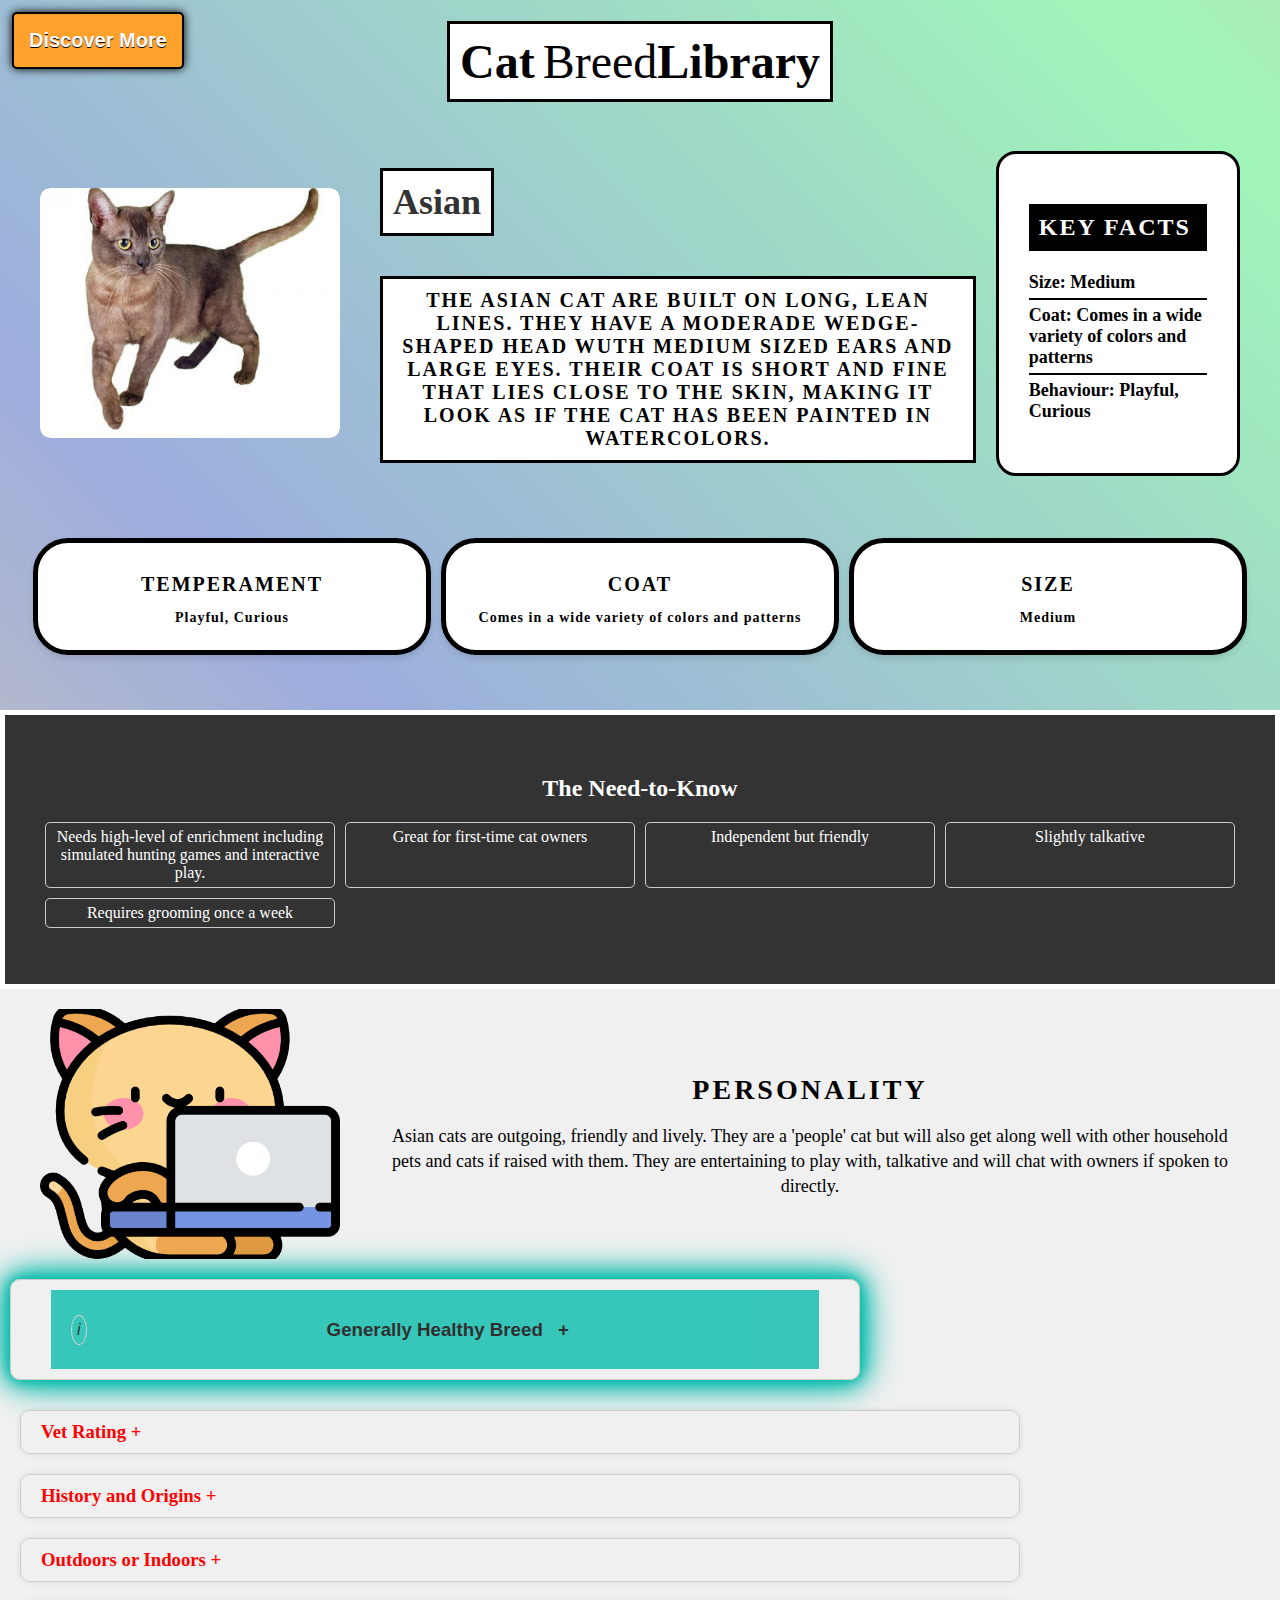
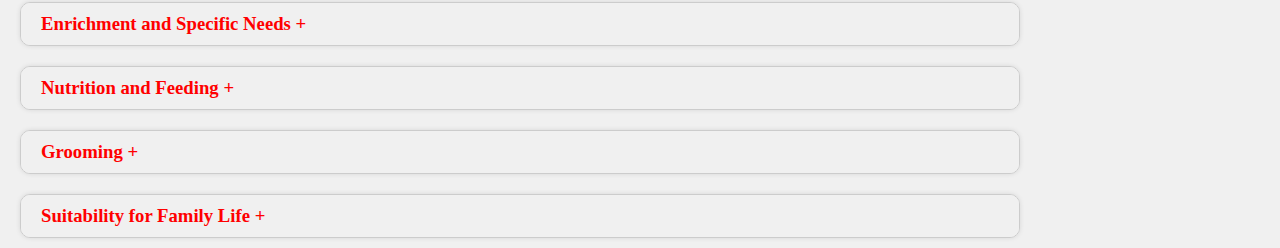
<file: cat-descriptions/asian.html>
<!DOCTYPE html>
<html lang="en">

<head>
    <meta charset="UTF-8">
    <meta name="viewport" content="width=device-width, initial-scale=1.0">
    <script src="https://ajax.googleapis.com/ajax/libs/jquery/3.5.1/jquery.min.js"></script>
    <script src="../script.js"></script>

    <!-- for cursor
    <style type='text/css'>
       *, body, a:hover {
            cursor: url(http://www.zingerbugimages.com/cursors/tuxedo_cat.ani), 
                    url(http://www.zingerbug.com/cursors/cursors/tuxedo_cat.gif), 
                    progress !important;
        }
    </style> -->
    

    <link rel="preconnect" href="https://fonts.googleapis.com">
    <link rel="preconnect" href="https://fonts.gstatic.com" crossorigin>
    <link href="https://fonts.googleapis.com/css2?family=Poppins:ital,wght@1,300&display=swap" rel="stylesheet">


    <title>Cat Breed Recommendation App</title>
    <link rel="stylesheet" href="style2.css"> <!-- Link to your CSS file -->
</head>

<body>
   

    <div class="intro">
        <div class="logo-header">
            <h4>
                <h1><span class="bold">Cat</span> <span class="regular">Breed</span><span class="bold">Library</span></h1>
            </h4>
            <a href="../index.html" id="discoverMore">Discover More</a> <!-- Updated ID to match CSS -->
        </div>
    </div>
    




    <div class="cat-breed-container">
        <div class="cat-image-container">
            <img src="../images/asian.jpg" id="myImg" alt="Cat" class="cat-image">
        </div>
        
        <!-- The Modal -->
        <div id="myModal" class="modal">
            <span class="close">&times;</span>
            <img class="modal-content" id="img01">
            <div id="caption"></div>
        </div>

        <div class="cat-info-container">
            <h1 class="breed-name">Asian</h1>
            <div class="breed-info">
                <p>
                    The Asian Cat are built on long, lean lines. They have a moderade wedge-shaped head wuth medium sized ears
                    and large eyes. Their coat is short and fine that lies close to the skin, making it look as if the cat has been 
                    painted in watercolors.  
                </p>
            </div>
        </div>

        <div class="sidebar">
            <div class="info-box">
                <h2>Key Facts</h2>
                <ul>
                    <li>Size: Medium</li>
                    <li>Coat: Comes in a wide variety of colors and patterns </li>
                    <li>Behaviour: Playful, Curious</li>
                    <!-- Add more key facts as needed -->
                </ul>
            </div>
        </div>
    </div>






    <div class="facets-container">
        <div class="facet-box">
            <h3>Temperament</h3>
            <p>Playful, Curious</p>
        </div>
        <div class="facet-box">
            <h3>Coat</h3>
            <p>Comes in a wide variety of colors and patterns</p>
        </div>
        <div class="facet-box">
            <h3>Size</h3>
            <p>Medium</p>
        </div>
    </div>





    <div class="need-to-know-container">
        <h2>The Need-to-Know</h2>
        <ul>
            <li>Needs high-level of enrichment including simulated hunting games and interactive play.</li>
            <li>Great for first-time cat owners</li>
            <li>Independent but friendly</li>
            <li>Slightly talkative</li>
            <li>Requires grooming once a week</li>
        </ul>
    </div>










    <div class="personality-container">
        <div class="cat-image-container">
            <img src="../images/kitty.png" alt="Another Cat" class="cat-image">
        </div>

        <div class="personality-info-container">
            <h2>Personality</h2>
            <p>
                Asian cats are outgoing, friendly and lively. They are a 'people' cat but will also
                get along well with other household pets and cats if raised with them. They are entertaining to play with,
                talkative and will chat with owners if spoken to directly.   
            </p>
        </div>
    </div>






    <div class="health-info-container">
        <div class="health-info-header">
            <i class="info-icon">i</i>
            <h3>Generally Healthy Breed <span id="toggle-icon">+</span></h3>
        </div>
        <div class="health-info-content" id="health-info-content">
            <p></p>
            <ul>
                <li></li>
                <li></li>
                <li></li>
            </ul>
            <p>Testing available:</p>
            <p></p>
        </div>
    </div>









    <div class="dropdowns-container">

        <div class="dropdown" onclick="toggleDropdown('vetRating')">
            <h3 id="vetRating-title" class="red-font">Vet Rating <span id="vetRating-icon">+</span></h3>
            <div class="dropdown-content" id="vetRating-content" style="display: none;">
                <table class="ratings-table">
                    <tr>
                        <td>Family-friendly:</td>
                        <td>5/5</td>
                    </tr>
                    <tr>
                        <td>Playfulness:</td>
                        <td>4/5</td>
                    </tr>
                    <tr>
                        <td>Intelligence:</td>
                        <td>4/5</td>
                    </tr>
                    <tr>
                        <td>Tendency to Vocalise:</td>
                        <td>4/5</td>
                    </tr>
                    <tr>
                        <td>Likes Other Pets:</td>
                        <td>4/5</td>
                    </tr>
                    <tr>
                        <td>Grooming Needs:</td>
                        <td>3/5</td>
                    </tr>
                    <tr>
                        <td>Shedding:</td>
                        <td>1/5</td>
                    </tr>
                </table>
            </div>
        </div>

        <!-- Repeat similar blocks for other titles -->
        <div class="dropdown" onclick="toggleDropdown('historyOrigins')">
            <h3 id="historyOrigins-title" class="red-font">History and Origins <span id="historyOrigins-icon">+</span>
            </h3>
            <div class="dropdown-content" id="historyOrigins-content" style="display: none;">
                <p>Content for History and Origins.</p>
            </div>
        </div>

        <div class="dropdown" onclick="toggleDropdown('outdoorIndoor')">
            <h3 id="outdoorIndoor-title" class="red-font">Outdoors or Indoors <span id="outdoorIndoor-icon">+</span>
            </h3>
            <div class="dropdown-content" id="outdoorIndoor-content" style="display: none;">
                <p>Content for outdoorIndoor cat.</p>
            </div>
        </div>


        <div class="dropdown" onclick="toggleDropdown('enrichmentNeeds')">
            <h3 id="enrichmentNeeds-title" class="red-font">Enrichment and Specific Needs <span id="enrichmentNeeds-icon">+</span>
            </h3>
            <div class="dropdown-content" id="enrichmentNeeds-content" style="display: none;">
                <p>Content for enrichment Needs.</p>
            </div>
        </div>


        <div class="dropdown" onclick="toggleDropdown('nutrition')">
            <h3 id="nutrition-title" class="red-font">Nutrition and Feeding <span id="nutrition-icon">+</span>
            </h3>
            <div class="dropdown-content" id="nutrition-content" style="display: none;">
                <p>Nutrition and Feeding</p>
            </div>
        </div>

        <div class="dropdown" onclick="toggleDropdown('grooming')">
            <h3 id="grooming-title" class="red-font">Grooming <span id="grooming-icon">+</span>
            </h3>
            <div class="dropdown-content" id="grooming-content" style="display: none;">
                <p>Content for grooming cat.</p>
            </div>
        </div>


        <div class="dropdown" onclick="toggleDropdown('suitability')">
            <h3 id="suitability-title" class="red-font">Suitability for Family Life <span id="suitability-icon">+</span>
            </h3>
            <div class="dropdown-content" id="suitability-content" style="display: none;">
                <p></p>
            </div>
        </div>

        <!-- Add similar blocks for the rest of the titles -->
        <!-- ... -->

    </div>





</body>


</html>
</file>
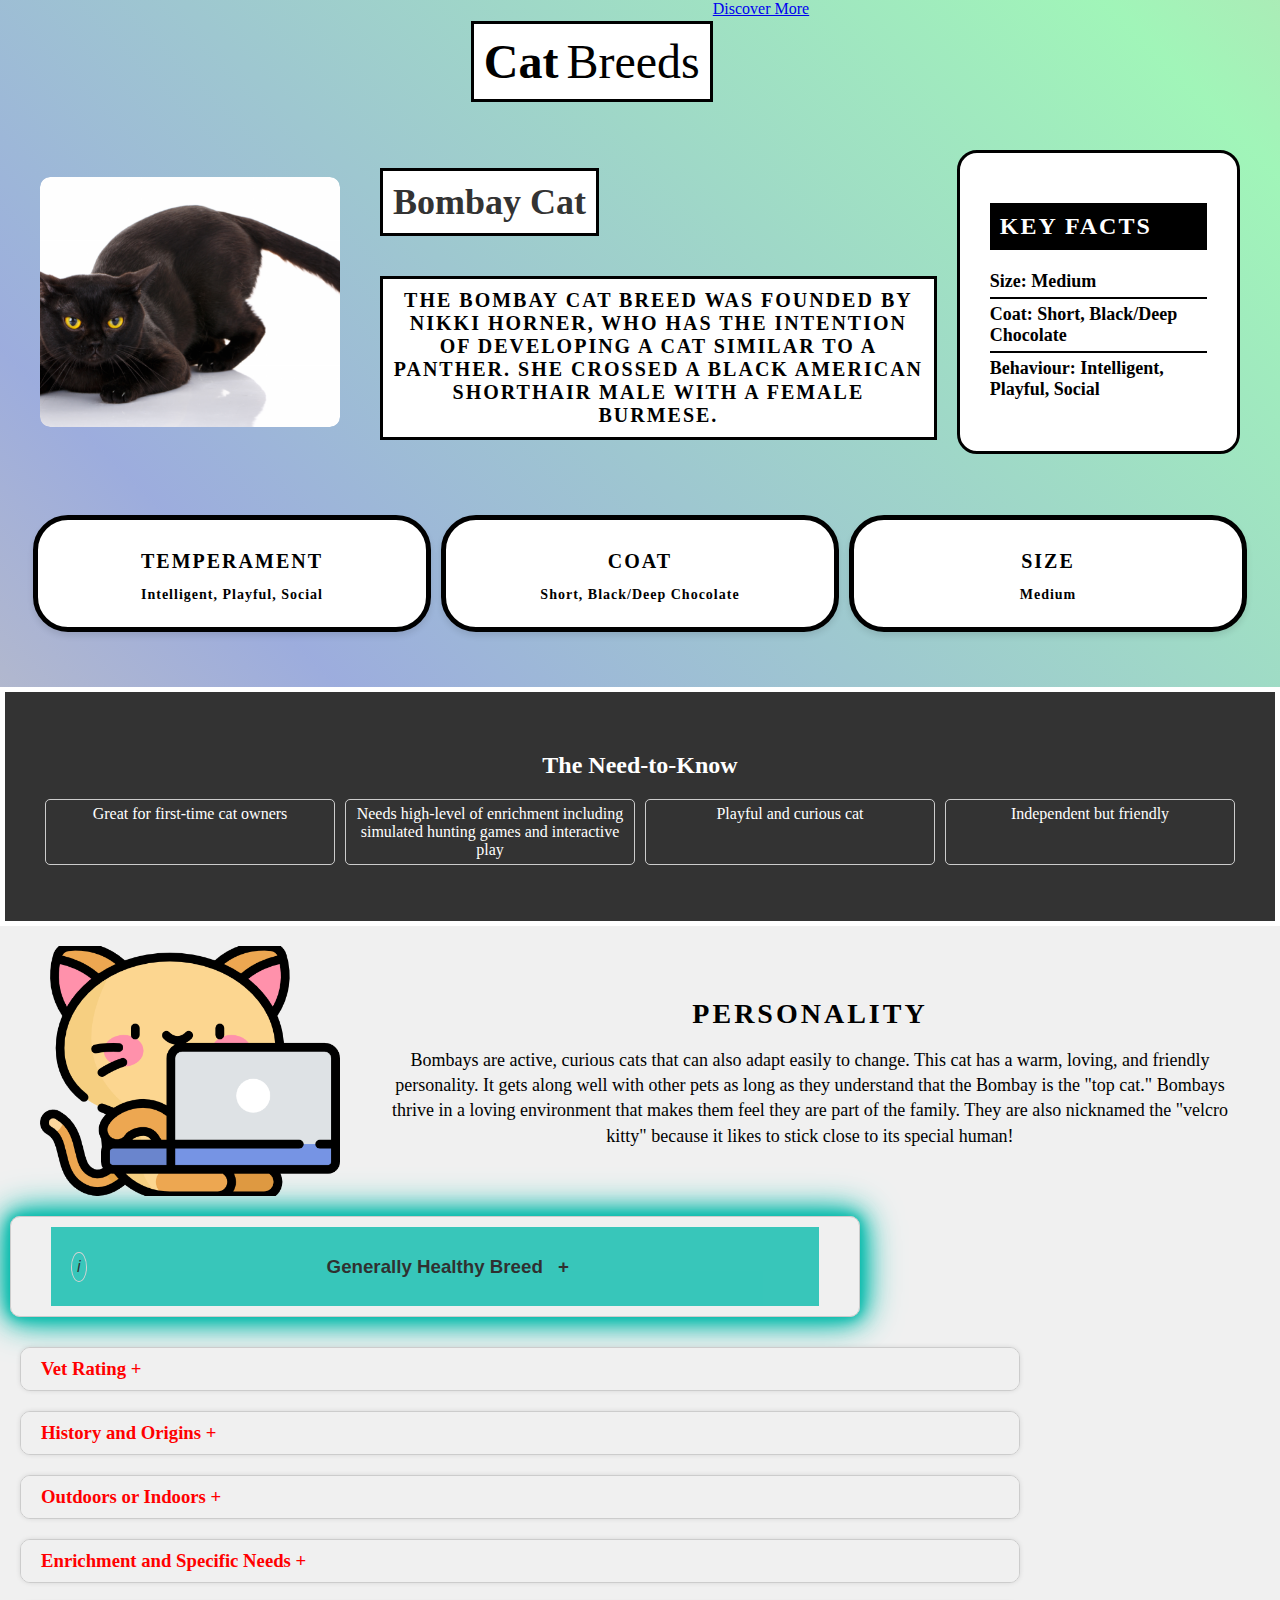
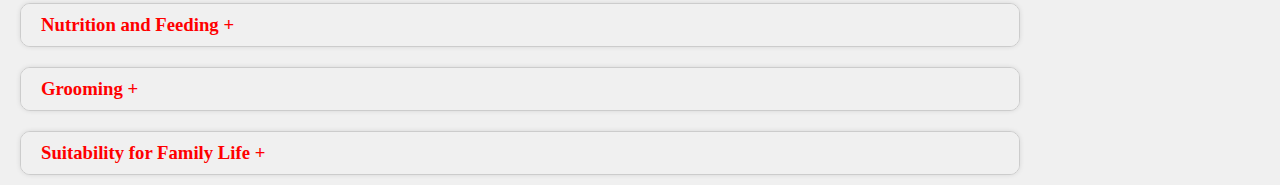
<file: cat-descriptions/bombay.html>
<!DOCTYPE html>
<html lang="en">

<head>
    <meta charset="UTF-8">
    <meta name="viewport" content="width=device-width, initial-scale=1.0">
    <script src="https://ajax.googleapis.com/ajax/libs/jquery/3.5.1/jquery.min.js"></script>
    <script src="../script.js"></script>


    
    <!-- for cursor -->
    <style type='text/css'>
        body, a:hover {
            cursor: url(http://www.zingerbugimages.com/cursors/tuxedo_cat.ani), 
                    url(http://www.zingerbug.com/cursors/cursors/tuxedo_cat.gif), 
                    progress !important;
        }
    </style>
    

    <link rel="preconnect" href="https://fonts.googleapis.com">
    <link rel="preconnect" href="https://fonts.gstatic.com" crossorigin>
    <link href="https://fonts.googleapis.com/css2?family=Poppins:ital,wght@1,300&display=swap" rel="stylesheet">


    <title>Cat Breed Recommendation App</title>
    <link rel="stylesheet" href="style2.css"> <!-- Link to your CSS file -->
</head>

<body>


    <div class="intro">
        <div class="logo-header">
            <h4>
                <h1><span class="bold">Cat</span> <span class="regular">Breeds</span> </h1>
            </h4>
            <a href="../index.html" class="discover-button">Discover More</a> <!-- Updated class name -->
        </div>
    </div>





    <div class="cat-breed-container">
        <div class="cat-image-container">
            <img src="../images/bombay1.png" id="myImg" alt="Cat" class="cat-image">
        </div>
        
        <!-- The Modal -->
        <div id="myModal" class="modal">
            <span class="close">&times;</span>
            <img class="modal-content" id="img01">
            <div id="caption"></div>
        </div>

        <div class="cat-info-container">
            <h1 class="breed-name">Bombay Cat</h1>
            <div class="breed-info">
                <p>
                    The Bombay cat breed was founded by Nikki Horner, who has the intention 
                    of developing a cat similar to a panther. She crossed a black American 
                    shorthair male with a female Burmese. 
                </p>
            </div>
        </div>

        <div class="sidebar">
            <div class="info-box">
                <h2>Key Facts</h2>
                <ul>
                    <li>Size: Medium</li>
                    <li>Coat: Short, Black/Deep Chocolate</li>
                    <li>Behaviour: Intelligent, Playful, Social</li>
                    <!-- Add more key facts as needed -->
                </ul>
            </div>
        </div>
    </div>






    <div class="facets-container">
        <div class="facet-box">
            <h3>Temperament</h3>
            <p>Intelligent, Playful, Social</p>
        </div>
        <div class="facet-box">
            <h3>Coat</h3>
            <p>Short, Black/Deep Chocolate</p>
        </div>
        <div class="facet-box">
            <h3>Size</h3>
            <p>Medium</p>
        </div>
    </div>





    <div class="need-to-know-container">
        <h2>The Need-to-Know</h2>
        <ul>
            <li>Great for first-time cat owners</li>
            <li>Needs high-level of enrichment including simulated hunting games and interactive play</li>
            <li>Playful and curious cat</li>
            <li>Independent but friendly</li>
        </ul>
    </div>










    <div class="personality-container">
        <div class="cat-image-container">
            <img src="../images/kitty.png" alt="Another Cat" class="cat-image">
        </div>

        <div class="personality-info-container">
            <h2>Personality</h2>
            <p>
               Bombays are active, curious cats that can also adapt easily to change. This cat has a 
               warm, loving, and friendly personality. It gets along well with other pets as long as they
               understand that the Bombay is the "top cat." Bombays thrive in a loving environment that makes them
               feel they are part of the family. They are also nicknamed the "velcro kitty" because it likes to stick close to its special 
               human! 

            </p>
        </div>
    </div>






    <div class="health-info-container">
        <div class="health-info-header">
            <i class="info-icon">i</i>
            <h3>Generally Healthy Breed <span id="toggle-icon">+</span></h3>
        </div>
        <div class="health-info-content" id="health-info-content">
            <p>The Bombay cat breed may be prone to:</p>
            <ul>
                <li>Hypertrophic cardiomyopathy which causes thickening of the 
                    heart walls and is the most common form of heart disease in cats.
                </li>
                <li>Respiratory issues and congestion, which is common in 
                    breeds with shorter noses. 
                </li>
            </ul>
            <p>Testing available:</p>
            <p></p>
        </div>
    </div>









    <div class="dropdowns-container">

        <div class="dropdown" onclick="toggleDropdown('vetRating')">
            <h3 id="vetRating-title" class="red-font">Vet Rating <span id="vetRating-icon">+</span></h3>
            <div class="dropdown-content" id="vetRating-content" style="display: none;">
                <table class="ratings-table">
                    <tr>
                        <td>Family-friendly:</td>
                        <td>3.5/5</td>
                    </tr>
                    <tr>
                        <td>Playfulness:</td>
                        <td>4/5</td>
                    </tr>
                    <tr>
                        <td>Intelligence:</td>
                        <td>4/5</td>
                    </tr>
                    <tr>
                        <td>Tendency to Vocalise:</td>
                        <td>2/5</td>
                    </tr>
                    <tr>
                        <td>Likes Other Pets:</td>
                        <td>2.5/5</td>
                    </tr>
                    <tr>
                        <td>Grooming Needs:</td>
                        <td>2/5</td>
                    </tr>
                    <tr>
                        <td>Shedding:</td>
                        <td>2/5</td>
                    </tr>
                </table>
            </div>
        </div>

        <!-- Repeat similar blocks for other titles -->
        <div class="dropdown" onclick="toggleDropdown('historyOrigins')">
            <h3 id="historyOrigins-title" class="red-font">History and Origins <span id="historyOrigins-icon">+</span>
            </h3>
            <div class="dropdown-content" id="historyOrigins-content" style="display: none;">
                <p>Content for History and Origins.</p>
            </div>
        </div>

        <div class="dropdown" onclick="toggleDropdown('outdoorIndoor')">
            <h3 id="outdoorIndoor-title" class="red-font">Outdoors or Indoors <span id="outdoorIndoor-icon">+</span>
            </h3>
            <div class="dropdown-content" id="outdoorIndoor-content" style="display: none;">
                <p>Content for outdoorIndoor cat.</p>
            </div>
        </div>


        <div class="dropdown" onclick="toggleDropdown('enrichmentNeeds')">
            <h3 id="enrichmentNeeds-title" class="red-font">Enrichment and Specific Needs <span id="enrichmentNeeds-icon">+</span>
            </h3>
            <div class="dropdown-content" id="enrichmentNeeds-content" style="display: none;">
                <p>Content for enrichment Needs.</p>
            </div>
        </div>


        <div class="dropdown" onclick="toggleDropdown('nutrition')">
            <h3 id="nutrition-title" class="red-font">Nutrition and Feeding <span id="nutrition-icon">+</span>
            </h3>
            <div class="dropdown-content" id="nutrition-content" style="display: none;">
                <p>Nutrition and Feeding</p>
            </div>
        </div>

        <div class="dropdown" onclick="toggleDropdown('grooming')">
            <h3 id="grooming-title" class="red-font">Grooming <span id="grooming-icon">+</span>
            </h3>
            <div class="dropdown-content" id="grooming-content" style="display: none;">
                <p>Content for grooming cat.</p>
            </div>
        </div>


        <div class="dropdown" onclick="toggleDropdown('suitability')">
            <h3 id="suitability-title" class="red-font">Suitability for Family Life <span id="suitability-icon">+</span>
            </h3>
            <div class="dropdown-content" id="suitability-content" style="display: none;">
                <p>If you have a good sense of humour, a large home and older children who can respect a cat’s space,
                     the Bengal makes an entertaining companion. If you prefer a cat who lies
                      about looking decorative, is quiet and undemanding then the Bengal 
                      is really not the cat for you!  </p>
            </div>
        </div>

        <!-- Add similar blocks for the rest of the titles -->
        <!-- ... -->

    </div>





</body>


</html>
</file>
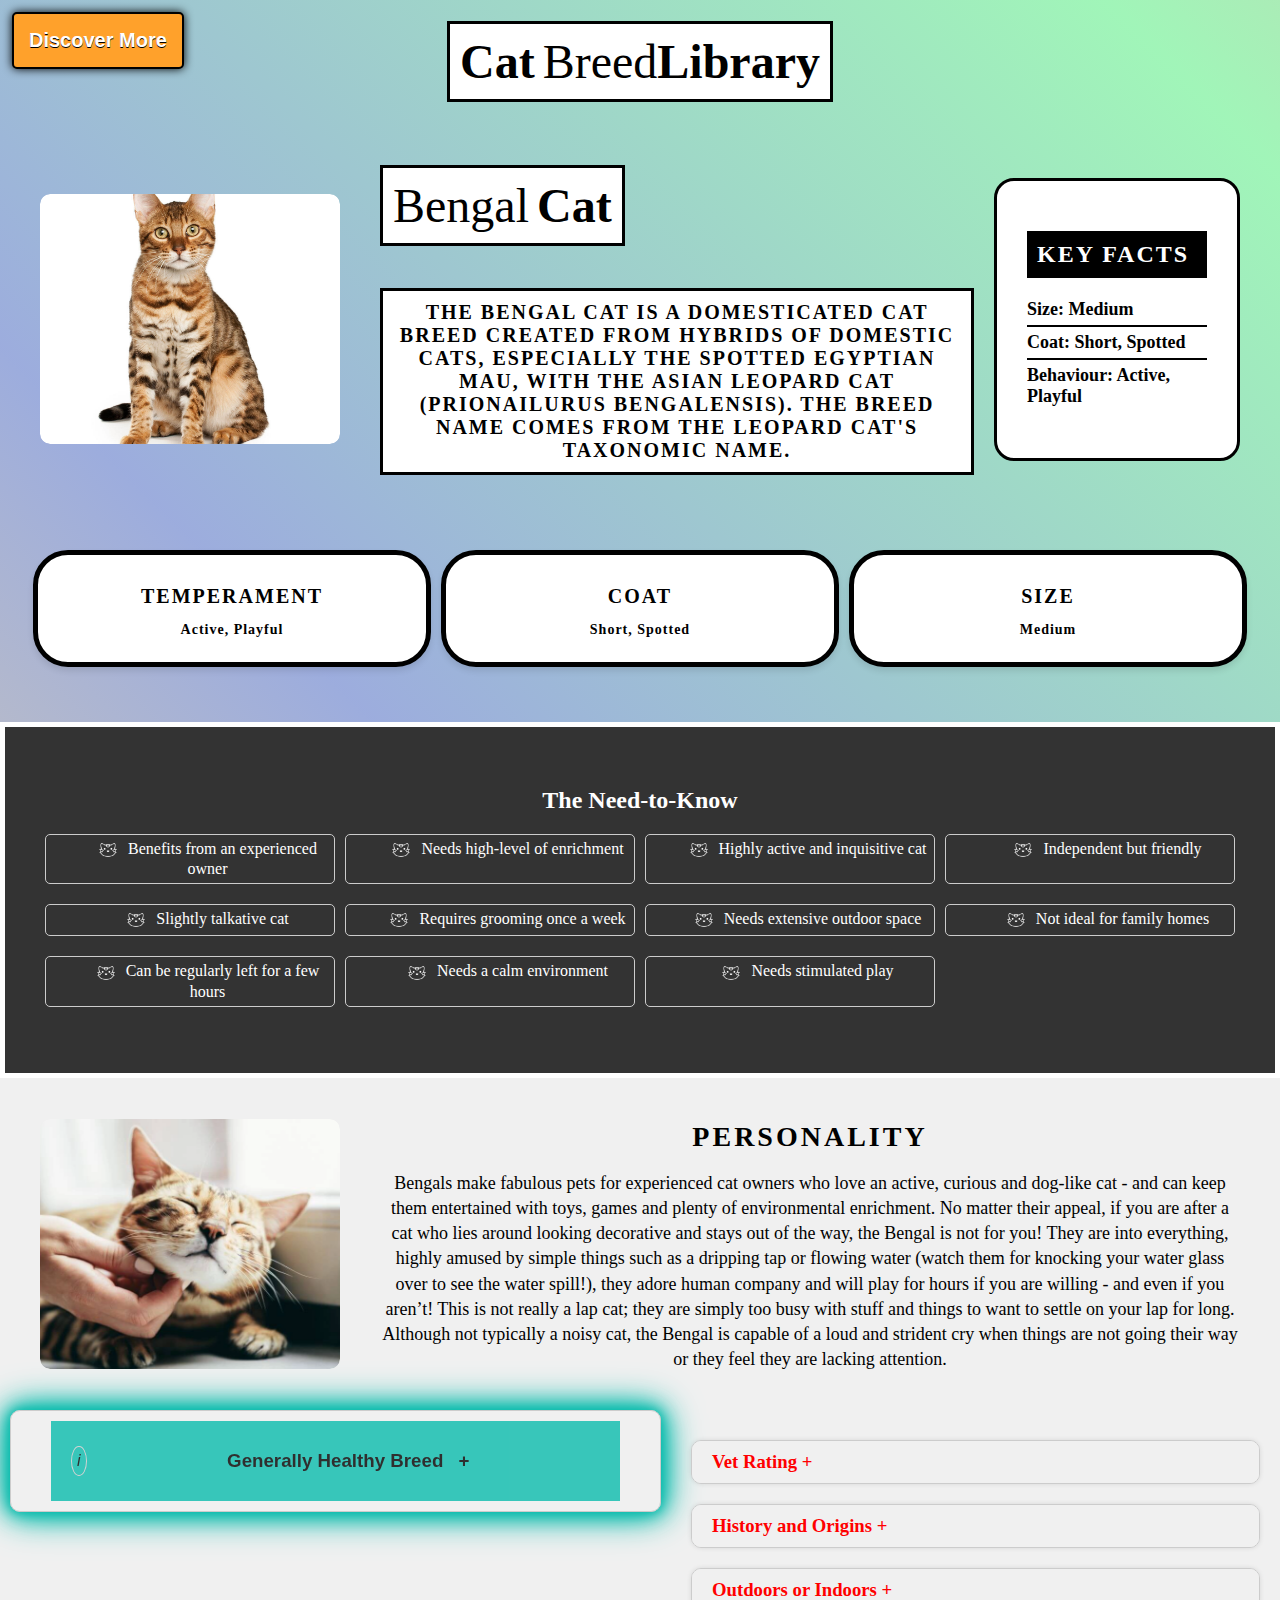
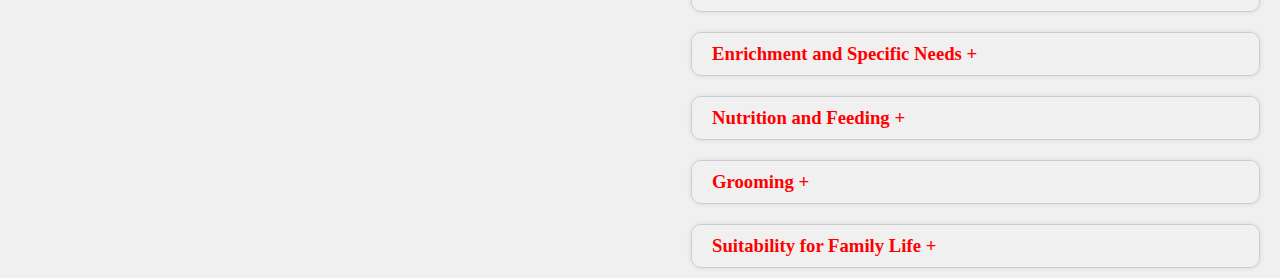
<file: cat-descriptions/descript-template.html>
<!DOCTYPE html>
<html lang="en">

<head>
    <meta charset="UTF-8">
    <meta name="viewport" content="width=device-width, initial-scale=1.0">
    <script src="https://ajax.googleapis.com/ajax/libs/jquery/3.5.1/jquery.min.js"></script>
    <script src="../script.js"></script>

    <!-- for cursor
    <style type='text/css'>
       *, body, a:hover {
            cursor: url(http://www.zingerbugimages.com/cursors/tuxedo_cat.ani), 
                    url(http://www.zingerbug.com/cursors/cursors/tuxedo_cat.gif), 
                    progress !important;
        }
    </style> -->
    

    <link rel="preconnect" href="https://fonts.googleapis.com">
    <link rel="preconnect" href="https://fonts.gstatic.com" crossorigin>
    <link href="https://fonts.googleapis.com/css2?family=Poppins:ital,wght@1,300&display=swap" rel="stylesheet">


    <title>Cat Breed Recommendation App</title>
    <link rel="stylesheet" href="style2.css"> <!-- Link to your CSS file -->
</head>

<body>
   

    <div class="intro">
        <div class="logo-header">
            <h4>
                <h1><span class="bold">Cat</span> <span class="regular">Breed</span><span class="bold">Library</span></h1>
            </h4>
            <a href="../index.html" id="discoverMore">Discover More</a> <!-- Updated ID to match CSS -->
        </div>
    </div>
    





    <div class="cat-breed-container">
        <div class="cat-image-container">
            <img src="../images/bengal.jpg" id="myImg" alt="Bengal" class="cat-image modal-opener">
        </div>
        
        <!-- The Modal -->
        <div id="myModal" class="modal">
            <span class="close">&times;</span>
            <img class="modal-content" id="img01">
            <div id="caption"></div>
        </div>


        

        <div class="cat-info-container">
            <h1><span class="breed-name regular">Bengal</span> <span class="breed-name bold">Cat</span></h1>
            <div class="breed-info">
                <p>
                    The Bengal cat is a domesticated cat breed created from hybrids of domestic cats,
                    especially the spotted Egyptian Mau, with the Asian leopard cat (Prionailurus bengalensis).
                    The breed name comes from the leopard cat's taxonomic name.
                </p>
            </div>
        </div>

        <div class="sidebar">
            <div class="info-box">
                <h2>Key Facts</h2>
                <ul>
                    <li>Size: Medium</li>
                    <li>Coat: Short, Spotted</li>
                    <li>Behaviour: Active, Playful</li>
                    <!-- Add more key facts as needed -->
                </ul>
            </div>
        </div>
    </div>






    <div class="facets-container">
        <div class="facet-box">
            <h3>Temperament</h3>
            <p>Active, Playful</p>
        </div>
        <div class="facet-box">
            <h3>Coat</h3>
            <p>Short, Spotted</p>
        </div>
        <div class="facet-box">
            <h3>Size</h3>
            <p>Medium</p>
        </div>
    </div>





    <div class="need-to-know-container cat-icon-list">
        <h2>The Need-to-Know</h2>
        <ul>
            <li>Benefits from an experienced owner</li>
            <li>Needs high-level of enrichment</li>
            <li>Highly active and inquisitive cat</li>
            <li>Independent but friendly</li>
            <li>Slightly talkative cat</li>
            <li>Requires grooming once a week</li>
            <li>Needs extensive outdoor space</li>
            <li>Not ideal for family homes</li>
            <li>Can be regularly left for a few hours</li>
            <li>Needs a calm environment</li>
            <li>Needs stimulated play</li>
        </ul>
    </div>










    <div class="personality-container">
        <div class="cat-image-container">
            <img src="../images/bengal2.jpg" alt="Bengal" class="cat-image modal-opener">
        </div>

        <div class="personality-info-container">
            <h2>Personality</h2>
            <p>
                Bengals make fabulous pets for experienced cat
                 owners who love an active, curious and dog-like
                  cat - and can keep them entertained with toys,
                   games and plenty of environmental enrichment. No matter 
                   their appeal, if you are after a cat who lies around 
                   looking decorative and stays out of the way, 
                   the Bengal is not for you! They are into everything, 
                   highly amused by simple things such as a dripping tap or flowing water
                    (watch them for knocking your water glass over to see
                     the water spill!), they adore human company and will 
                     play for hours if you are willing - and even if you 
                     aren’t! This is not really a lap cat; they are simply too 
                     busy with stuff and things to want to settle on your lap for long.
                      Although not typically a noisy cat, the Bengal is capable of a loud and strident 
                      cry when things are not going their way or they feel they are lacking attention.
            </p>
        </div>
    </div>





<div class = "side-by-side-container">  
    <div class="health-info-container">
        <div class="health-info-header">
            <i class="info-icon">i</i>
            <h3>Generally Healthy Breed <span id="toggle-icon">+</span></h3>
        </div>
        <div class="health-info-content" id="health-info-content">
            <p><b>The Bengal cat breed is generally robust, however they can be prone to: 
            </p></b>
            <ul>
                <li>Hypertrophic cardiomyopathy¹ which is a disease where the heart muscle becomes abnormally thick which means the heart cannot beat effectively.</li>
                <li>Progressive retinal atrophy which is an inherited disorder where part of the eye degenerates and wastes away which can result in blindness.</li>
                <li>Feline infectious peritonitis² which is an abnormal immune response to a viral infection.</li>
                <li>Flat chested kitten syndrome which is a condition where the chest does not develop properly which can result in breathing difficulties.</li>
                <li>Patellar luxation³ which is where the knee-caps slip temporarlily or permanently out of place.</li>
                <li>Hip dysplasia³ which is where the hip joint does not develop normally.</li>
                <li>Pyruvate kinase deficiency which is a disease that causes anaemia (death of red blood cells).</li>
                <li>Peripheral neuropathy³ which is a disease affecting the nervous system.</li>

                <b><p>Testing available:</p></b>
                <li>DNA testing for pyruvate kinase deficiency and progressive retinal atrophy  which tests whether or not a cat has the potential to be affected by these conditions.</li>

                <h5>¹M. Longeri et al, 'Myosin-Binding Protein C DNA Variants in Domestic Cats (A31P, A74T, R820W) and their Association with Hypertrophic Cardiomyopathy', 2013, Journal of Internal Veterinary Medicine
                    ²L. D. Pesteanu-Somogyi, 'Prevalence of feline infectious peritonitis in specific cat breeds', Feb 2006, Journal of Feline Medicine and Surgery
                    ³A. M. Martinez-Caja et al, 'Behavior and health issues in Bengal cats as perceived by their owners: A descriptive study', 2021, Journal of Veterinary Behavior </h5>
            </ul>
        </div>

    </div>








    <div class="dropdowns-container">

        <div class="dropdown" onclick="toggleDropdown('vetRating')">
            <h3 id="vetRating-title" class="red-font">Vet Rating <span id="vetRating-icon">+</span></h3>
            <div class="dropdown-content" id="vetRating-content" style="display: none;">
                <table class="ratings-table">
                    <tr>
                        <td>Family-friendly:</td>
                        <td>1/5</td>
                    </tr>
                    <tr>
                        <td>Playfulness:</td>
                        <td>5/5</td>
                    </tr>
                    <tr>
                        <td>Intelligence:</td>
                        <td>5/5</td>
                    </tr>
                    <tr>
                        <td>Tendency to Vocalise:</td>
                        <td>2/5</td>
                    </tr>
                    <tr>
                        <td>Likes Other Pets:</td>
                        <td>5/5</td>
                    </tr>
                    <tr>
                        <td>Grooming Needs:</td>
                        <td>2/5</td>
                    </tr>
                    <tr>
                        <td>Shedding:</td>
                        <td>2/5</td>
                    </tr>
                </table>
            </div>
        </div>

        <!-- Repeat similar blocks for other titles -->
        <div class="dropdown" onclick="toggleDropdown('historyOrigins')">
            <h3 id="historyOrigins-title" class="red-font">History and Origins <span id="historyOrigins-icon">+</span>
            </h3>
            <div class="dropdown-content" id="historyOrigins-content" style="display: none;">
                <p>Content for History and Origins.</p>
            </div>
        </div>

        <div class="dropdown" onclick="toggleDropdown('outdoorIndoor')">
            <h3 id="outdoorIndoor-title" class="red-font">Outdoors or Indoors <span id="outdoorIndoor-icon">+</span>
            </h3>
            <div class="dropdown-content" id="outdoorIndoor-content" style="display: none;">
                <p>Content for outdoorIndoor cat.</p>
            </div>
        </div>


        <div class="dropdown" onclick="toggleDropdown('enrichmentNeeds')">
            <h3 id="enrichmentNeeds-title" class="red-font">Enrichment and Specific Needs <span id="enrichmentNeeds-icon">+</span>
            </h3>
            <div class="dropdown-content" id="enrichmentNeeds-content" style="display: none;">
                <p>Content for enrichment Needs.</p>
            </div>
        </div>


        <div class="dropdown" onclick="toggleDropdown('nutrition')">
            <h3 id="nutrition-title" class="red-font">Nutrition and Feeding <span id="nutrition-icon">+</span>
            </h3>
            <div class="dropdown-content" id="nutrition-content" style="display: none;">
                <p>Nutrition and Feeding</p>
            </div>
        </div>

        <div class="dropdown" onclick="toggleDropdown('grooming')">
            <h3 id="grooming-title" class="red-font">Grooming <span id="grooming-icon">+</span>
            </h3>
            <div class="dropdown-content" id="grooming-content" style="display: none;">
                <p>Content for grooming cat.</p>
            </div>
        </div>


        <div class="dropdown" onclick="toggleDropdown('suitability')">
            <h3 id="suitability-title" class="red-font">Suitability for Family Life <span id="suitability-icon">+</span>
            </h3>
            <div class="dropdown-content" id="suitability-content" style="display: none;">
                <p>If you have a good sense of humour, a large home and older children who can respect a cat’s space,
                     the Bengal makes an entertaining companion. If you prefer a cat who lies
                      about looking decorative, is quiet and undemanding then the Bengal 
                      is really not the cat for you!  </p>
            </div>
        </div>

        <!-- Add similar blocks for the rest of the titles -->
        <!-- ... -->

    </div>
</div>




</body>


</html>
</file>
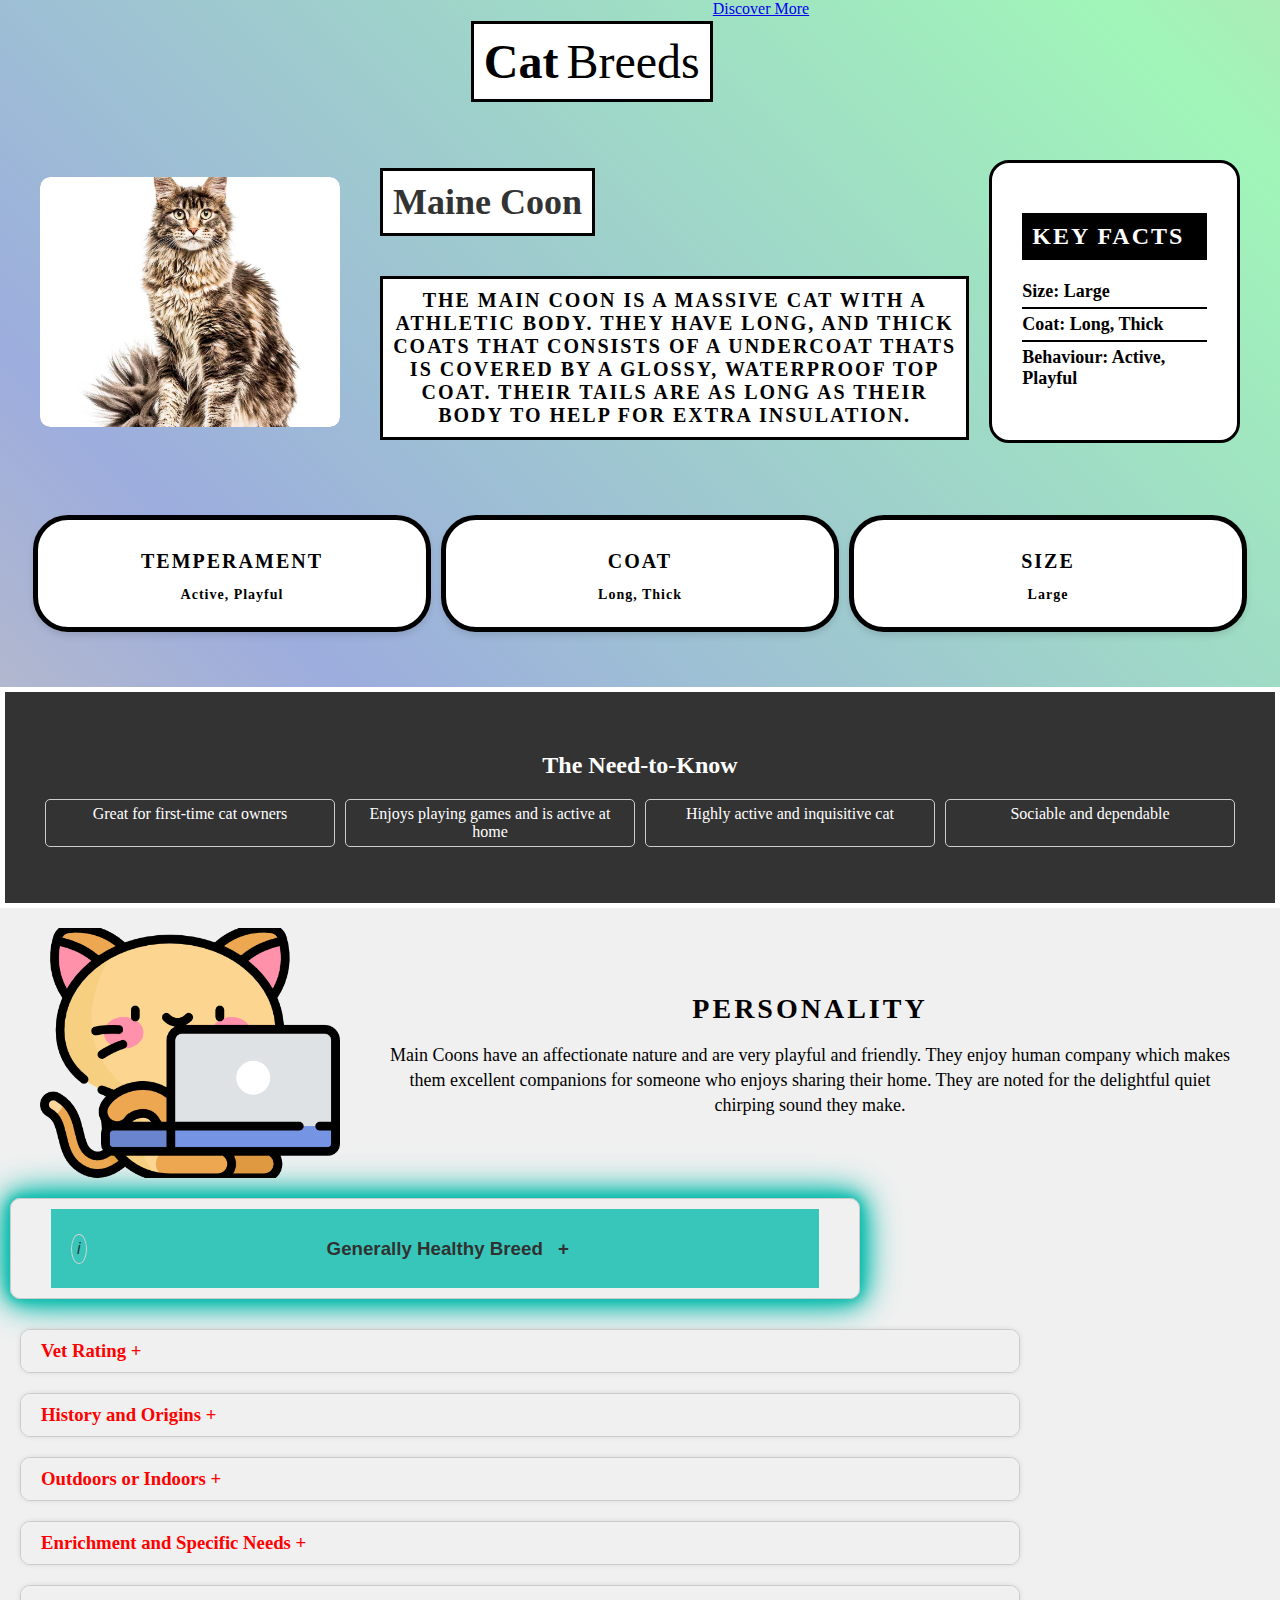
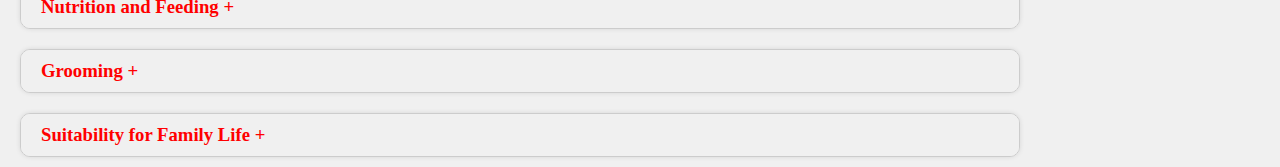
<file: cat-descriptions/main-coon.html>
<!DOCTYPE html>
<html lang="en">

<head>
    <meta charset="UTF-8">
    <meta name="viewport" content="width=device-width, initial-scale=1.0">
    <script src="https://ajax.googleapis.com/ajax/libs/jquery/3.5.1/jquery.min.js"></script>
    <script src="../script.js"></script>

    <!-- for cursor -->
    <style type='text/css'>
        body, a:hover {
            cursor: url(http://www.zingerbugimages.com/cursors/tuxedo_cat.ani), 
                    url(http://www.zingerbug.com/cursors/cursors/tuxedo_cat.gif), 
                    progress !important;
        }
    </style>
    

    <link rel="preconnect" href="https://fonts.googleapis.com">
    <link rel="preconnect" href="https://fonts.gstatic.com" crossorigin>
    <link href="https://fonts.googleapis.com/css2?family=Poppins:ital,wght@1,300&display=swap" rel="stylesheet">


    <title>Cat Breed Recommendation App</title>
    <link rel="stylesheet" href="style2.css"> <!-- Link to your CSS file -->
</head>

<body>


    <div class="intro">
        <div class="logo-header">
            <h4>
                <h1><span class="bold">Cat</span> <span class="regular">Breeds</span> </h1>
            </h4>
            <a href="../index.html" class="discover-button">Discover More</a> <!-- Updated class name -->
        </div>
    </div>





    <div class="cat-breed-container">
        <div class="cat-image-container">
            <img src="../images/main-coon.webp" id="myImg" alt="Cat" class="cat-image">
        </div>
        
        <!-- The Modal -->
        <div id="myModal" class="modal">
            <span class="close">&times;</span>
            <img class="modal-content" id="img01">
            <div id="caption"></div>
        </div>

        <div class="cat-info-container">
            <h1 class="breed-name">Maine Coon</h1>
            <div class="breed-info">
                <p>
                    The Main Coon is a massive cat with a athletic body. They have long, and thick coats
                    that consists of a undercoat thats is covered by a glossy, waterproof top coat. Their tails are as long as 
                    their body to help for extra insulation.
                </p>
            </div>
        </div>

        <div class="sidebar">
            <div class="info-box">
                <h2>Key Facts</h2>
                <ul>
                    <li>Size: Large</li>
                    <li>Coat: Long, Thick</li>
                    <li>Behaviour: Active, Playful</li>
                    <!-- Add more key facts as needed -->
                </ul>
            </div>
        </div>
    </div>






    <div class="facets-container">
        <div class="facet-box">
            <h3>Temperament</h3>
            <p>Active, Playful</p>
        </div>
        <div class="facet-box">
            <h3>Coat</h3>
            <p>Long, Thick</p>
        </div>
        <div class="facet-box">
            <h3>Size</h3>
            <p>Large</p>
        </div>
    </div>





    <div class="need-to-know-container">
        <h2>The Need-to-Know</h2>
        <ul>
            <li>Great for first-time cat owners</li>
            <li>Enjoys playing games and is active at home</li>
            <li>Highly active and inquisitive cat</li>
            <li>Sociable and dependable</li>
        </ul>
    </div>










    <div class="personality-container">
        <div class="cat-image-container">
            <img src="../images/kitty.png" alt="Another Cat" class="cat-image">
        </div>

        <div class="personality-info-container">
            <h2>Personality</h2>
            <p>
                Main Coons have an affectionate nature and are very playful and friendly.
                They enjoy human company which makes them excellent companions for someone who enjoys sharing their home. 
                They are noted for the delightful quiet chirping sound they make.
            </p>
        </div>
    </div>






    <div class="health-info-container">
        <div class="health-info-header">
            <i class="info-icon">i</i>
            <h3>Generally Healthy Breed <span id="toggle-icon">+</span></h3>
        </div>
        <div class="health-info-content" id="health-info-content">
            <p></p>
            <ul>
                <li></li>
                <li></li>
                <li></li>
            </ul>
            <p>Testing available:</p>
            <p></p>
        </div>
    </div>









    <div class="dropdowns-container">

        <div class="dropdown" onclick="toggleDropdown('vetRating')">
            <h3 id="vetRating-title" class="red-font">Vet Rating <span id="vetRating-icon">+</span></h3>
            <div class="dropdown-content" id="vetRating-content" style="display: none;">
                <table class="ratings-table">
                    <tr>
                        <td>Family-friendly:</td>
                        <td>1/5</td>
                    </tr>
                    <tr>
                        <td>Playfulness:</td>
                        <td>5/5</td>
                    </tr>
                    <tr>
                        <td>Intelligence:</td>
                        <td>5/5</td>
                    </tr>
                    <tr>
                        <td>Tendency to Vocalise:</td>
                        <td>2/5</td>
                    </tr>
                    <tr>
                        <td>Likes Other Pets:</td>
                        <td>5/5</td>
                    </tr>
                    <tr>
                        <td>Grooming Needs:</td>
                        <td>2/5</td>
                    </tr>
                    <tr>
                        <td>Shedding:</td>
                        <td>2/5</td>
                    </tr>
                </table>
            </div>
        </div>

        <!-- Repeat similar blocks for other titles -->
        <div class="dropdown" onclick="toggleDropdown('historyOrigins')">
            <h3 id="historyOrigins-title" class="red-font">History and Origins <span id="historyOrigins-icon">+</span>
            </h3>
            <div class="dropdown-content" id="historyOrigins-content" style="display: none;">
                <p>Content for History and Origins.</p>
            </div>
        </div>

        <div class="dropdown" onclick="toggleDropdown('outdoorIndoor')">
            <h3 id="outdoorIndoor-title" class="red-font">Outdoors or Indoors <span id="outdoorIndoor-icon">+</span>
            </h3>
            <div class="dropdown-content" id="outdoorIndoor-content" style="display: none;">
                <p>Content for outdoorIndoor cat.</p>
            </div>
        </div>


        <div class="dropdown" onclick="toggleDropdown('enrichmentNeeds')">
            <h3 id="enrichmentNeeds-title" class="red-font">Enrichment and Specific Needs <span id="enrichmentNeeds-icon">+</span>
            </h3>
            <div class="dropdown-content" id="enrichmentNeeds-content" style="display: none;">
                <p>Content for enrichment Needs.</p>
            </div>
        </div>


        <div class="dropdown" onclick="toggleDropdown('nutrition')">
            <h3 id="nutrition-title" class="red-font">Nutrition and Feeding <span id="nutrition-icon">+</span>
            </h3>
            <div class="dropdown-content" id="nutrition-content" style="display: none;">
                <p>Nutrition and Feeding</p>
            </div>
        </div>

        <div class="dropdown" onclick="toggleDropdown('grooming')">
            <h3 id="grooming-title" class="red-font">Grooming <span id="grooming-icon">+</span>
            </h3>
            <div class="dropdown-content" id="grooming-content" style="display: none;">
                <p>Content for grooming cat.</p>
            </div>
        </div>


        <div class="dropdown" onclick="toggleDropdown('suitability')">
            <h3 id="suitability-title" class="red-font">Suitability for Family Life <span id="suitability-icon">+</span>
            </h3>
            <div class="dropdown-content" id="suitability-content" style="display: none;">
                <p>If you have a good sense of humour, a large home and older children who can respect a cat’s space,
                     the Bengal makes an entertaining companion. If you prefer a cat who lies
                      about looking decorative, is quiet and undemanding then the Bengal 
                      is really not the cat for you!  </p>
            </div>
        </div>

        <!-- Add similar blocks for the rest of the titles -->
        <!-- ... -->

    </div>





</body>


</html>
</file>
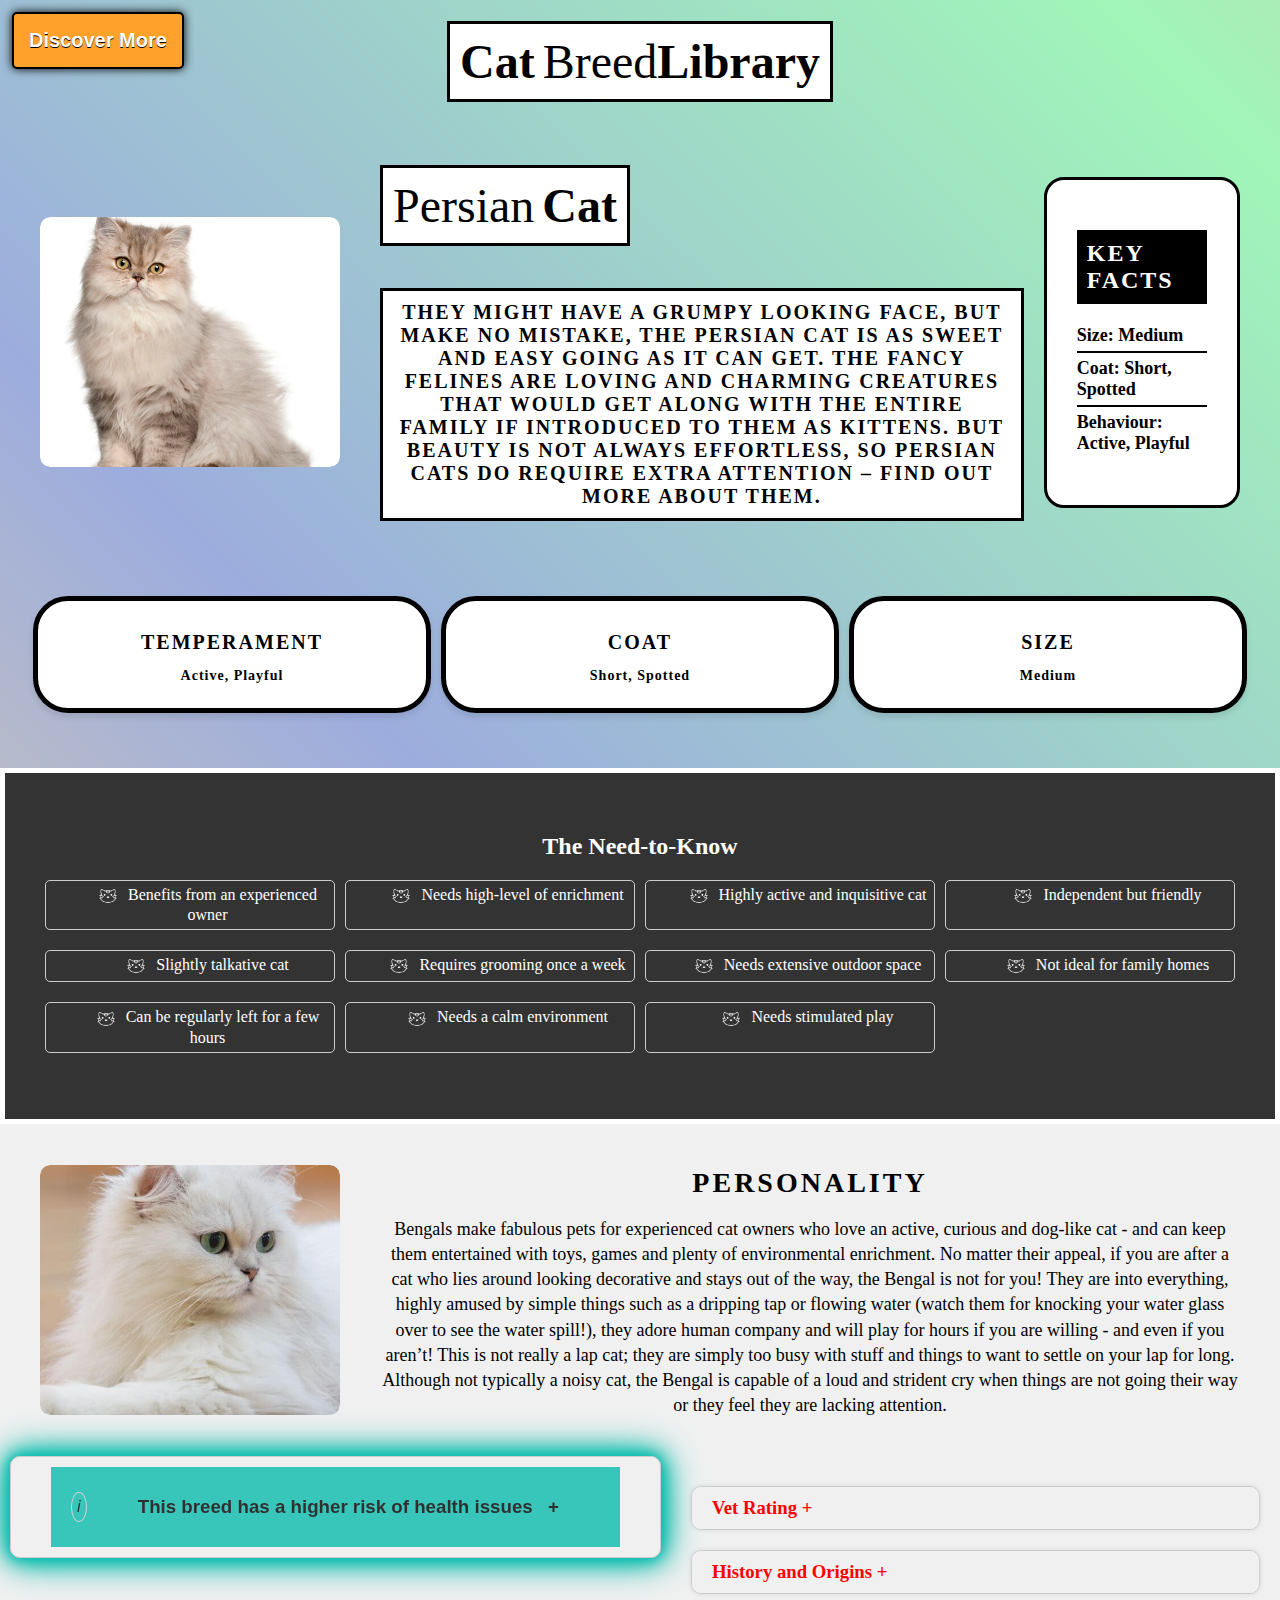
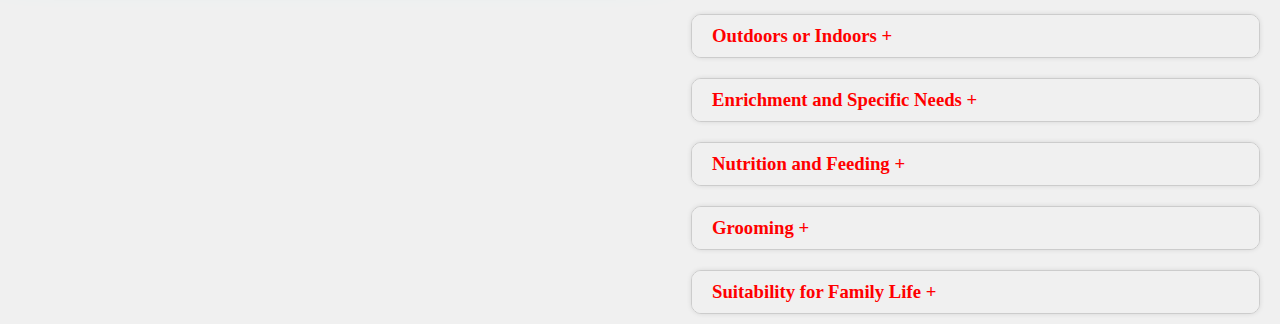
<file: cat-descriptions/persian.html>
<!DOCTYPE html>
<html lang="en">

<head>
    <meta charset="UTF-8">
    <meta name="viewport" content="width=device-width, initial-scale=1.0">
    <script src="https://ajax.googleapis.com/ajax/libs/jquery/3.5.1/jquery.min.js"></script>
    <script src="../script.js"></script>

    <!-- for cursor
    <style type='text/css'>
       *, body, a:hover {
            cursor: url(http://www.zingerbugimages.com/cursors/tuxedo_cat.ani), 
                    url(http://www.zingerbug.com/cursors/cursors/tuxedo_cat.gif), 
                    progress !important;
        }
    </style> -->
    

    <link rel="preconnect" href="https://fonts.googleapis.com">
    <link rel="preconnect" href="https://fonts.gstatic.com" crossorigin>
    <link href="https://fonts.googleapis.com/css2?family=Poppins:ital,wght@1,300&display=swap" rel="stylesheet">


    <title>Cat Breed Recommendation App</title>
    <link rel="stylesheet" href="style2.css"> <!-- Link to your CSS file -->
</head>

<body>
   

    <div class="intro">
        <div class="logo-header">
            <h4>
                <h1><span class="bold">Cat</span> <span class="regular">Breed</span><span class="bold">Library</span></h1>
            </h4>
            <a href="../index.html" id="discoverMore">Discover More</a> <!-- Updated ID to match CSS -->
        </div>
    </div>
    





    <div class="cat-breed-container">
        <div class="cat-image-container">
            <img src="../images/persian.webp" id="myImg" alt="Persian" class="cat-image modal-opener">
        </div>
        
        <!-- The Modal -->
        <div id="myModal" class="modal">
            <span class="close">&times;</span>
            <img class="modal-content" id="img01">
            <div id="caption"></div>
        </div>


        

        <div class="cat-info-container">
            <h1><span class="breed-name regular">Persian</span> <span class="breed-name bold">Cat</span></h1>
            <div class="breed-info">
                <p>
                    They might have a grumpy looking face, but make no mistake, the Persian cat is as sweet and easy going as it can get. The fancy felines are loving and charming creatures that would get along with the entire family if introduced to them as kittens. But beauty is not always effortless, so Persian cats do require extra attention – find out more about them. 


                </p>
            </div>
        </div>

        <div class="sidebar">
            <div class="info-box">
                <h2>Key Facts</h2>
                <ul>
                    <li>Size: Medium</li>
                    <li>Coat: Short, Spotted</li>
                    <li>Behaviour: Active, Playful</li>
                    <!-- Add more key facts as needed -->
                </ul>
            </div>
        </div>
    </div>






    <div class="facets-container">
        <div class="facet-box">
            <h3>Temperament</h3>
            <p>Active, Playful</p>
        </div>
        <div class="facet-box">
            <h3>Coat</h3>
            <p>Short, Spotted</p>
        </div>
        <div class="facet-box">
            <h3>Size</h3>
            <p>Medium</p>
        </div>
    </div>





    <div class="need-to-know-container cat-icon-list">
        <h2>The Need-to-Know</h2>
        <ul>
            <li>Benefits from an experienced owner</li>
            <li>Needs high-level of enrichment</li>
            <li>Highly active and inquisitive cat</li>
            <li>Independent but friendly</li>
            <li>Slightly talkative cat</li>
            <li>Requires grooming once a week</li>
            <li>Needs extensive outdoor space</li>
            <li>Not ideal for family homes</li>
            <li>Can be regularly left for a few hours</li>
            <li>Needs a calm environment</li>
            <li>Needs stimulated play</li>
        </ul>
    </div>










    <div class="personality-container">
        <div class="cat-image-container">
            <img src="../images/persian2.jpg" alt="Bengal" class="cat-image modal-opener">
        </div>

        <div class="personality-info-container">
            <h2>Personality</h2>
            <p>
                Bengals make fabulous pets for experienced cat
                 owners who love an active, curious and dog-like
                  cat - and can keep them entertained with toys,
                   games and plenty of environmental enrichment. No matter 
                   their appeal, if you are after a cat who lies around 
                   looking decorative and stays out of the way, 
                   the Bengal is not for you! They are into everything, 
                   highly amused by simple things such as a dripping tap or flowing water
                    (watch them for knocking your water glass over to see
                     the water spill!), they adore human company and will 
                     play for hours if you are willing - and even if you 
                     aren’t! This is not really a lap cat; they are simply too 
                     busy with stuff and things to want to settle on your lap for long.
                      Although not typically a noisy cat, the Bengal is capable of a loud and strident 
                      cry when things are not going their way or they feel they are lacking attention.
            </p>
        </div>
    </div>





<div class = "side-by-side-container">  
    <div class="health-info-container">
        <div class="health-info-header">
            <i class="info-icon">i</i>
            <h3>This breed has a higher risk of health issues
                <span id="toggle-icon">+</span></h3>
        </div>
        <div class="health-info-content" id="health-info-content">
            <p><b>The Bengal cat breed is generally robust, however they can be prone to: 
            </p></b>
            <ul>
                <li>Hypertrophic cardiomyopathy¹ which is a disease where the heart muscle becomes abnormally thick which means the heart cannot beat effectively.</li>
                <li>Progressive retinal atrophy which is an inherited disorder where part of the eye degenerates and wastes away which can result in blindness.</li>
                <li>Feline infectious peritonitis² which is an abnormal immune response to a viral infection.</li>
                <li>Flat chested kitten syndrome which is a condition where the chest does not develop properly which can result in breathing difficulties.</li>
                <li>Patellar luxation³ which is where the knee-caps slip temporarlily or permanently out of place.</li>
                <li>Hip dysplasia³ which is where the hip joint does not develop normally.</li>
                <li>Pyruvate kinase deficiency which is a disease that causes anaemia (death of red blood cells).</li>
                <li>Peripheral neuropathy³ which is a disease affecting the nervous system.</li>

                <b><p>Testing available:</p></b>
                <li>DNA testing for pyruvate kinase deficiency and progressive retinal atrophy  which tests whether or not a cat has the potential to be affected by these conditions.</li>

                <h5>¹M. Longeri et al, 'Myosin-Binding Protein C DNA Variants in Domestic Cats (A31P, A74T, R820W) and their Association with Hypertrophic Cardiomyopathy', 2013, Journal of Internal Veterinary Medicine
                    ²L. D. Pesteanu-Somogyi, 'Prevalence of feline infectious peritonitis in specific cat breeds', Feb 2006, Journal of Feline Medicine and Surgery
                    ³A. M. Martinez-Caja et al, 'Behavior and health issues in Bengal cats as perceived by their owners: A descriptive study', 2021, Journal of Veterinary Behavior </h5>
            </ul>
        </div>

    </div>








    <div class="dropdowns-container">

        <div class="dropdown" onclick="toggleDropdown('vetRating')">
            <h3 id="vetRating-title" class="red-font">Vet Rating <span id="vetRating-icon">+</span></h3>
            <div class="dropdown-content" id="vetRating-content" style="display: none;">
                <table class="ratings-table">
                    <tr>
                        <td>Family-friendly:</td>
                        <td>1/5</td>
                    </tr>
                    <tr>
                        <td>Playfulness:</td>
                        <td>5/5</td>
                    </tr>
                    <tr>
                        <td>Intelligence:</td>
                        <td>5/5</td>
                    </tr>
                    <tr>
                        <td>Tendency to Vocalise:</td>
                        <td>2/5</td>
                    </tr>
                    <tr>
                        <td>Likes Other Pets:</td>
                        <td>5/5</td>
                    </tr>
                    <tr>
                        <td>Grooming Needs:</td>
                        <td>2/5</td>
                    </tr>
                    <tr>
                        <td>Shedding:</td>
                        <td>2/5</td>
                    </tr>
                </table>
            </div>
        </div>

        <!-- Repeat similar blocks for other titles -->
        <div class="dropdown" onclick="toggleDropdown('historyOrigins')">
            <h3 id="historyOrigins-title" class="red-font">History and Origins <span id="historyOrigins-icon">+</span>
            </h3>
            <div class="dropdown-content" id="historyOrigins-content" style="display: none;">
                <p>The Bengal is a relatively modern cat, developed in the 1990s in the USA by crossing the Asian Leopard Cat (Prionailurus bengalensis; a small, strikingly marked wild cat from South West Asia) with the domestic tabby cats and other short haired breeds such as the Abyssinian, Burmese, and Egyptian Mau. The original objective was to produce a pet cat with a sweet nature and resembling miniature leopard, as an alternative to dissuade people from keeping wild cats as pets. Prospective owners of Bengal kittens should note the ‘F number’, which indicates how many generations the kittens are away from the first cross. Be aware that a F1 (first cross between the wild cat and the domestic cat) requires a Dangerous Wild Animal Licence in the UK, however F2 onwards does not.

                </p>
            </div>
        </div>

        <div class="dropdown" onclick="toggleDropdown('outdoorIndoor')">
            <h3 id="outdoorIndoor-title" class="red-font">Outdoors or Indoors <span id="outdoorIndoor-icon">+</span>
            </h3>
            <div class="dropdown-content" id="outdoorIndoor-content" style="display: none;">
                <p>The Bengal would love to be an outdoor cat, however given their territorial nature with animals they have not been raised with, their speed, athleticism and taste for mayhem, it isn’t safe to unleash your Bengal on the wider world, or your neighbours. Provide a cat-secure garden or large outdoor cat run full of enrichment and various heights to give your Bengal some outdoor time unless you live deep in the countryside without close neighbours or busy roads.  
                </p>
            </div>
        </div>


        <div class="dropdown" onclick="toggleDropdown('enrichmentNeeds')">
            <h3 id="enrichmentNeeds-title" class="red-font">Enrichment and Specific Needs <span id="enrichmentNeeds-icon">+</span>
            </h3>
            <div class="dropdown-content" id="enrichmentNeeds-content" style="display: none;">
                <p>Such active and intelligent cats need to be given plenty to do, or they will amuse themselves in ways you may well not appreciate. A bored Bengal can easily turn to amusing themselves with hunting and predatory play - with other animals and humans often becoming their unwilling entertainment! Provide cat trees to give climbing opportunities, allow access to windows so they can supervise what is going on, feed from food dispensing toys and puzzles, and be ready to play with your Bengal for long hours. They can be social if introduced to other cats and family pets but do beware that two Bengals does not equal less work – if one Bengal can cause a bit of drama, two could cause absolute mayhem with a side order of chaos! 

                </p>
            </div>
        </div>


        <div class="dropdown" onclick="toggleDropdown('nutrition')">
            <h3 id="nutrition-title" class="red-font">Nutrition and Feeding <span id="nutrition-icon">+</span>
            </h3>
            <div class="dropdown-content" id="nutrition-content" style="display: none;">
                <p>Every cat is unique and each has their own particular likes, dislikes, and needs when it comes to food. However, cats are carnivores and every cat must obtain 41 different and specific nutrients from their food. The proportion of these nutrients will vary depending on age, lifestyle and overall health, so it's not surprising that a growing, energetic kitten needs a different balance of nutrients in her diet than a less active senior cat. Other considerations to bear in mind are feeding the right quantity of food to maintain 'ideal body condition' in accordance with feeding guidelines and catering to individual preference regarding wet or dry food recipes. 

                </p>
            </div>
        </div>

        <div class="dropdown" onclick="toggleDropdown('grooming')">
            <h3 id="grooming-title" class="red-font">Grooming <span id="grooming-icon">+</span>
            </h3>
            <div class="dropdown-content" id="grooming-content" style="display: none;">
                <p>Easy to keep clean, the Bengal needs a brush through once a week as an opportunity to check for minor wounds, parasites and the general state of the coat. Doing this regularly is a good chance to bond with your cat and ensure they are fit and healthy. Greasy, scurfy coats can be the first sign your cat is unwell, and has stopped grooming themselves. As with all cats, this breed needs regular vaccinations, parasite control and annual health checks. 

                </p>
            </div>
        </div>


        <div class="dropdown" onclick="toggleDropdown('suitability')">
            <h3 id="suitability-title" class="red-font">Suitability for Family Life <span id="suitability-icon">+</span>
            </h3>
            <div class="dropdown-content" id="suitability-content" style="display: none;">
                <p>If you have a good sense of humour, a large home and older children who can respect a cat’s space,
                     the Bengal makes an entertaining companion. If you prefer a cat who lies
                      about looking decorative, is quiet and undemanding then the Bengal 
                      is really not the cat for you!  </p>
            </div>
        </div>

        <!-- Add similar blocks for the rest of the titles -->
        <!-- ... -->

    </div>
</div>




</body>


</html>
</file>
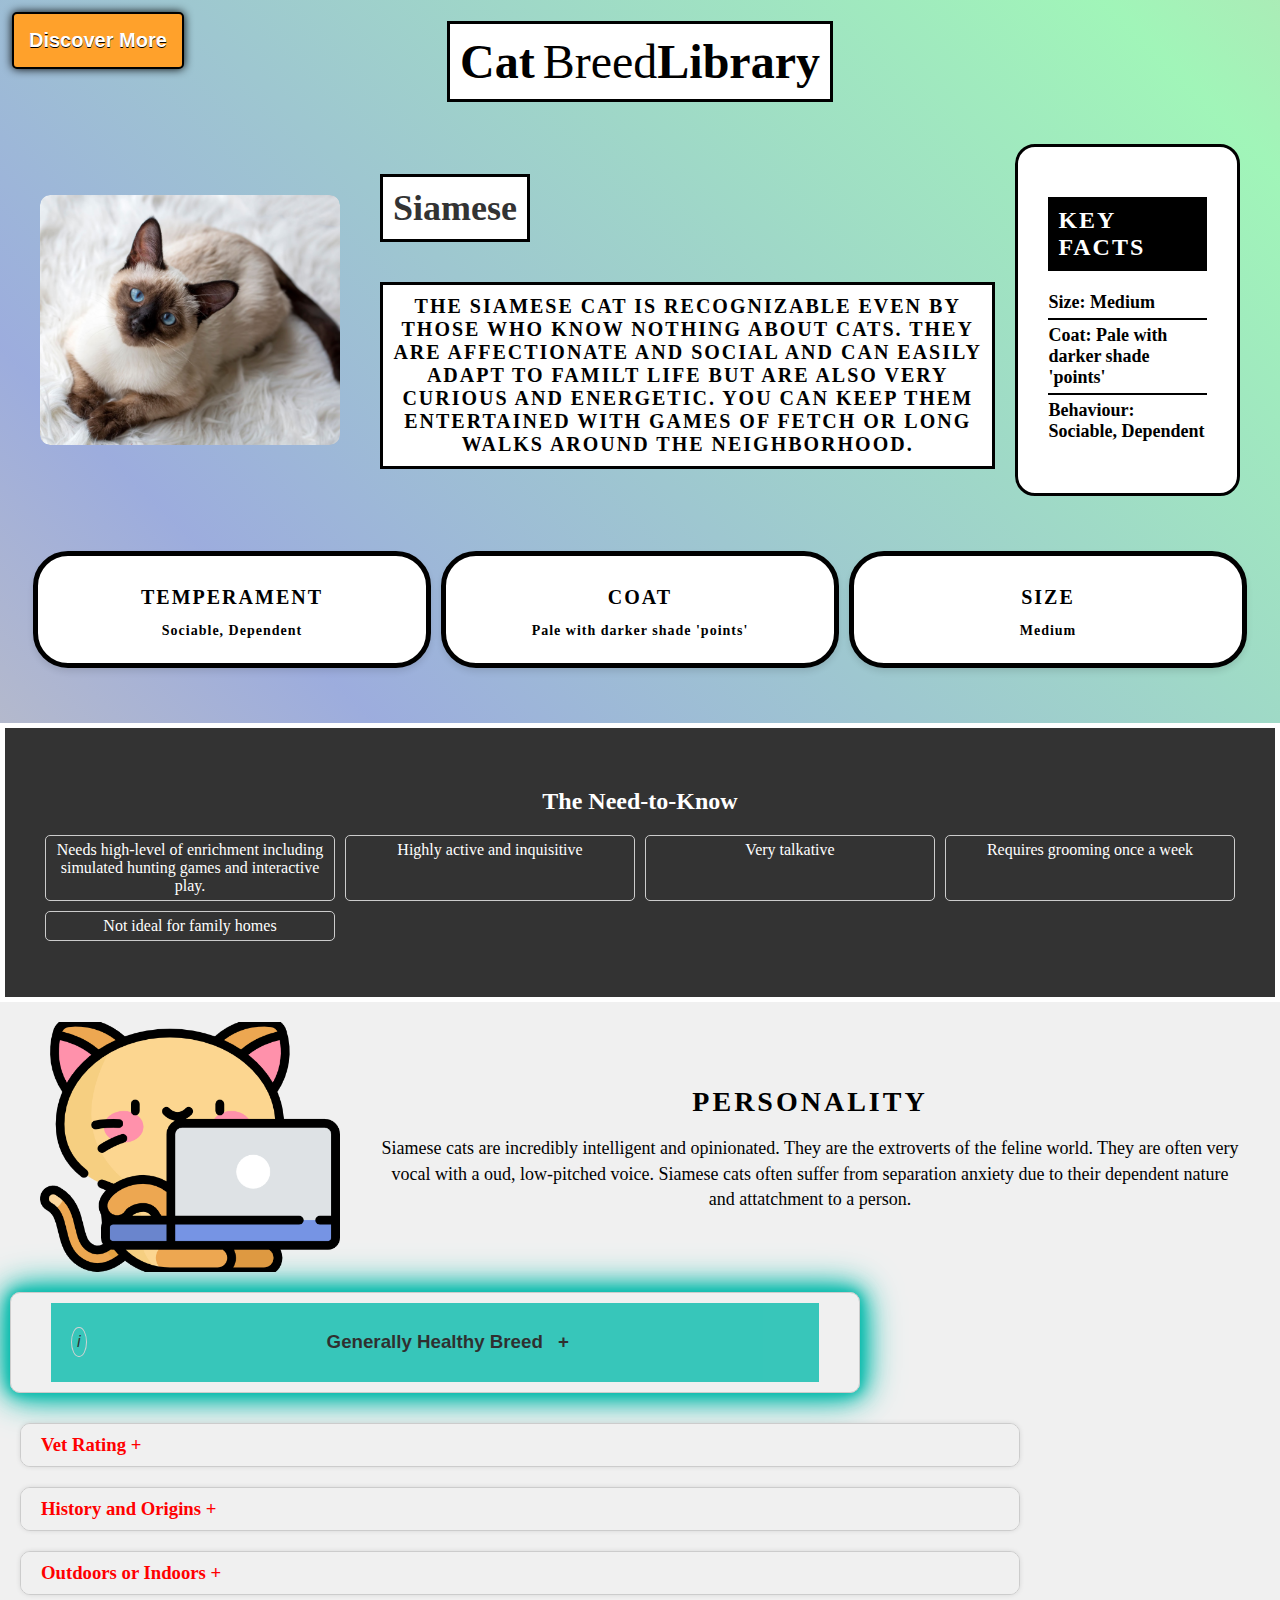
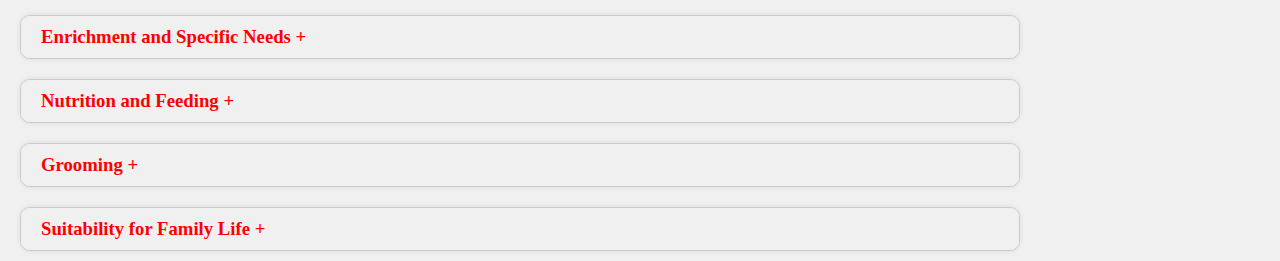
<file: cat-descriptions/siamese.html>
<!DOCTYPE html>
<html lang="en">

<head>
    <meta charset="UTF-8">
    <meta name="viewport" content="width=device-width, initial-scale=1.0">
    <script src="https://ajax.googleapis.com/ajax/libs/jquery/3.5.1/jquery.min.js"></script>
    <script src="../script.js"></script>

    <!-- for cursor
    <style type='text/css'>
       *, body, a:hover {
            cursor: url(http://www.zingerbugimages.com/cursors/tuxedo_cat.ani), 
                    url(http://www.zingerbug.com/cursors/cursors/tuxedo_cat.gif), 
                    progress !important;
        }
    </style> -->
    

    <link rel="preconnect" href="https://fonts.googleapis.com">
    <link rel="preconnect" href="https://fonts.gstatic.com" crossorigin>
    <link href="https://fonts.googleapis.com/css2?family=Poppins:ital,wght@1,300&display=swap" rel="stylesheet">


    <title>Cat Breed Recommendation App</title>
    <link rel="stylesheet" href="style2.css"> <!-- Link to your CSS file -->
</head>

<body>
   

    <div class="intro">
        <div class="logo-header">
            <h4>
                <h1><span class="bold">Cat</span> <span class="regular">Breed</span><span class="bold">Library</span></h1>
            </h4>
            <a href="../index.html" id="discoverMore">Discover More</a> <!-- Updated ID to match CSS -->
        </div>
    </div>
    




    <div class="cat-breed-container">
        <div class="cat-image-container">
            <img src="../images/siamese.jpg" id="myImg" alt="Cat" class="cat-image">
        </div>
        
        <!-- The Modal -->
        <div id="myModal" class="modal">
            <span class="close">&times;</span>
            <img class="modal-content" id="img01">
            <div id="caption"></div>
        </div>

        <div class="cat-info-container">
            <h1 class="breed-name">Siamese</h1>
            <div class="breed-info">
                <p>
                    The Siamese cat is recognizable even by those who know nothing about cats. They are affectionate and social and can
                    easily adapt to familt life but are also very curious and energetic. You can keep them entertained with games of fetch or long walks around
                    the neighborhood. 
                </p>
            </div>
        </div>

        <div class="sidebar">
            <div class="info-box">
                <h2>Key Facts</h2>
                <ul>
                    <li>Size: Medium</li>
                    <li>Coat: Pale with darker shade 'points'</li>
                    <li>Behaviour: Sociable, Dependent</li>
                    <!-- Add more key facts as needed -->
                </ul>
            </div>
        </div>
    </div>






    <div class="facets-container">
        <div class="facet-box">
            <h3>Temperament</h3>
            <p>Sociable, Dependent</p>
        </div>
        <div class="facet-box">
            <h3>Coat</h3>
            <p>Pale with darker shade 'points'</p>
        </div>
        <div class="facet-box">
            <h3>Size</h3>
            <p>Medium</p>
        </div>
    </div>





    <div class="need-to-know-container">
        <h2>The Need-to-Know</h2>
        <ul>
            <li>Needs high-level of enrichment including simulated hunting games and interactive play.</li>
            <li>Highly active and inquisitive</li>
            <li>Very talkative</li>
            <li>Requires grooming once a week</li>
            <li>Not ideal for family homes</li>
        </ul>
    </div>










    <div class="personality-container">
        <div class="cat-image-container">
            <img src="../images/kitty.png" alt="Another Cat" class="cat-image">
        </div>

        <div class="personality-info-container">
            <h2>Personality</h2>
            <p>
                Siamese cats are incredibly intelligent and opinionated. They are the extroverts of the feline world.
                They are often very vocal with a oud, low-pitched voice. Siamese cats often suffer from separation anxiety due to their dependent 
                nature and attatchment to a person.  
            </p>
        </div>
    </div>






    <div class="health-info-container">
        <div class="health-info-header">
            <i class="info-icon">i</i>
            <h3>Generally Healthy Breed <span id="toggle-icon">+</span></h3>
        </div>
        <div class="health-info-content" id="health-info-content">
            <p></p>
            <ul>
                <li></li>
                <li></li>
                <li></li>
            </ul>
            <p>Testing available:</p>
            <p></p>
        </div>
    </div>









    <div class="dropdowns-container">

        <div class="dropdown" onclick="toggleDropdown('vetRating')">
            <h3 id="vetRating-title" class="red-font">Vet Rating <span id="vetRating-icon">+</span></h3>
            <div class="dropdown-content" id="vetRating-content" style="display: none;">
                <table class="ratings-table">
                    <tr>
                        <td>Family-friendly:</td>
                        <td>2/5</td>
                    </tr>
                    <tr>
                        <td>Playfulness:</td>
                        <td>4/5</td>
                    </tr>
                    <tr>
                        <td>Intelligence:</td>
                        <td>5/5</td>
                    </tr>
                    <tr>
                        <td>Tendency to Vocalise:</td>
                        <td>5/5</td>
                    </tr>
                    <tr>
                        <td>Likes Other Pets:</td>
                        <td>4/5</td>
                    </tr>
                    <tr>
                        <td>Grooming Needs:</td>
                        <td>2/5</td>
                    </tr>
                    <tr>
                        <td>Shedding:</td>
                        <td>2/5</td>
                    </tr>
                </table>
            </div>
        </div>

        <!-- Repeat similar blocks for other titles -->
        <div class="dropdown" onclick="toggleDropdown('historyOrigins')">
            <h3 id="historyOrigins-title" class="red-font">History and Origins <span id="historyOrigins-icon">+</span>
            </h3>
            <div class="dropdown-content" id="historyOrigins-content" style="display: none;">
                <p>Content for History and Origins.</p>
            </div>
        </div>

        <div class="dropdown" onclick="toggleDropdown('outdoorIndoor')">
            <h3 id="outdoorIndoor-title" class="red-font">Outdoors or Indoors <span id="outdoorIndoor-icon">+</span>
            </h3>
            <div class="dropdown-content" id="outdoorIndoor-content" style="display: none;">
                <p>Content for outdoorIndoor cat.</p>
            </div>
        </div>


        <div class="dropdown" onclick="toggleDropdown('enrichmentNeeds')">
            <h3 id="enrichmentNeeds-title" class="red-font">Enrichment and Specific Needs <span id="enrichmentNeeds-icon">+</span>
            </h3>
            <div class="dropdown-content" id="enrichmentNeeds-content" style="display: none;">
                <p>Content for enrichment Needs.</p>
            </div>
        </div>


        <div class="dropdown" onclick="toggleDropdown('nutrition')">
            <h3 id="nutrition-title" class="red-font">Nutrition and Feeding <span id="nutrition-icon">+</span>
            </h3>
            <div class="dropdown-content" id="nutrition-content" style="display: none;">
                <p>Nutrition and Feeding</p>
            </div>
        </div>

        <div class="dropdown" onclick="toggleDropdown('grooming')">
            <h3 id="grooming-title" class="red-font">Grooming <span id="grooming-icon">+</span>
            </h3>
            <div class="dropdown-content" id="grooming-content" style="display: none;">
                <p>Content for grooming cat.</p>
            </div>
        </div>


        <div class="dropdown" onclick="toggleDropdown('suitability')">
            <h3 id="suitability-title" class="red-font">Suitability for Family Life <span id="suitability-icon">+</span>
            </h3>
            <div class="dropdown-content" id="suitability-content" style="display: none;">
                <p></p>
            </div>
        </div>

        <!-- Add similar blocks for the rest of the titles -->
        <!-- ... -->

    </div>





</body>


</html>
</file>
<file: cat-descriptions/style2.css>
/* Apply the custom cursor to all elements */
* {
    cursor: url(http://www.zingerbugimages.com/cursors/tuxedo_cat.ani), 
            url(http://www.zingerbug.com/cursors/cursors/tuxedo_cat.gif), 
            progress !important;
}

/* Ensure the pointer cursor appears on clickable elements */
a, button, [onclick], .modal-opener {
    cursor: pointer !important;
}

















.breed-name h1{
    text-align: center;
}

.breed-name {
    margin-bottom: 20px;
    font-size: 36px;
    color: #333;

}

/* Style for the <p> text */
.breed-info p {
    font-family: 'Andada Pro', serif; /* Use the same font family as the <h1> */
    font-weight: 900; /* Make the text bold */
    color: #000; /* Dark color for contrast */
    font-size: 20px; /* Adjust the font size as needed */
    background-color: #fff; /* Add a background color */
    display: inline-block; /* Make the background fit the text */
    padding: 10px; /* Add some padding */
    border: 3px solid #000; /* Add a border for a brutalist look */
    border-radius: 0; /* Optional: make the corners sharp */
    text-transform: uppercase; /* Make the text uppercase */
    letter-spacing: 2px; /* Increase letter spacing */

}

.breed-info {
    text-align: center; /* Center the text of the description */
}





/* Updated style for the sidebar */
.sidebar {
    font-family: 'Andada Pro', serif;
    color: #000;
    background-color: #fff;
    padding: 30px;
    border: 3px solid #000;
    border-radius: 20px; /* Updated: make the corners slightly rounded */
    width: 1000px; /* Set a fixed width for the sidebar */
    height: auto; /* Let the height adjust based on content */
}


/* Updated style for the key facts section */
.info-box {
    border-radius: 15px; /* Updated: make the corners rounded */
    overflow: hidden; /* Updated: hide the overflow content to maintain the rounded corners */
}

.info-box h2 {
    font-weight: 900;
    font-size: 24px;
    text-transform: uppercase;
    letter-spacing: 2px;
    margin-bottom: 10px;
    padding: 10px; /* Updated: add some padding */
    background-color: #000; /* Updated: add a background color */
    color: #fff; /* Updated: change the text color for contrast */
}

.info-box ul {
    list-style-type: none;
    padding: 0;
}

.info-box li {
    font-weight: 700;
    font-size: 18px;
    padding: 5px 0;
    border-bottom: 2px solid #000;
}

.info-box li:last-child {
    border-bottom: none;
}





.facets-container {
    display: flex;
    justify-content: center;
    padding: 10px; /* Reduced padding */
    border-radius: 10px;
    margin-top: 20px;
    flex-wrap: wrap;

   
}




.facet-box {
    flex: 1;
    padding: 10px; /* Reduced padding */
    background-color: white;
    border: 5px solid #000; /* Increase border width and use solid black color */
    box-shadow: -4px 4px 6px rgba(0, 0, 0, 0.3); /* Adjust shadow to emphasize the bottom right */
    border-radius: 35px;
    margin: 5px; /* Reduced margin */
    box-shadow: 0 4px 6px rgba(0, 0, 0, 0.1);
    transition: all 0.3s ease-in-out;
    text-align: center;
    min-width: calc(30% - 10px); /* Reduced minimum width */
    max-width: calc(30% - 10px); /* Added maximum width to control the size */
}

@media (max-width: 600px) {
    .facet-box {
        flex: 100%;
        margin-bottom: 10px; /* Reduced margin */
        min-width: 100%;
        max-width: 100%; /* Ensure it takes full width on smaller screens */
    }
}





/* Add this to your existing CSS */
@keyframes borderSnakeEffect {
    0%, 100% {
        border-top-color: rgb(0, 255, 123);
        border-right-color: rgb(255, 4, 255);
        border-bottom-color: rgb(78, 78, 237);
        border-left-color: rgb(251, 77, 181);
    }
    25% {
        border-top-color: rgb(255, 14, 255);
        border-right-color: blue;
        border-bottom-color: rgb(9, 255, 9);
        border-left-color: red;
    }
    50% {
        border-top-color: blue;
        border-right-color: green;
        border-bottom-color: red;
        border-left-color: purple;
    }
    75% {
        border-top-color: green;
        border-right-color: rgba(0, 255, 162, 0.783);
        border-bottom-color: purple;
        border-left-color: rgb(145, 145, 240);
    }
}

.facet-box:hover {
    animation: borderSnakeEffect 3s infinite linear;
}



/* Style for odd boxes */
.facet-box:nth-child(odd):hover {
    transform: translateY(-5px) scale(1.05) rotate(3deg); /* Rotate to the right */
    box-shadow: -12px 12px 25px 5px rgba(0, 0, 0, 0.7); /* Adjusted shadow */
}

/* Style for even boxes */
.facet-box:nth-child(even):hover {
    transform: translateY(-5px) scale(1.05) rotate(-3deg); /* Rotate to the left */
    box-shadow: 12px 12px 25px 5px rgba(0, 0, 0, 0.7); /* Adjusted shadow */
}


.facet-box h3 {
    font-size: 20px; /* Reduced font size */
    color: #000;
    margin-bottom: 5px; /* Reduced margin */
    font-weight: 800;
    text-transform: uppercase;
    letter-spacing: 2px;
}

.facet-box p {
    color: #000;
    font-weight: 700;
    letter-spacing: 1px;
    font-size: 14px; /* Reduced font size */
}














/* Styles for the list items in the "Need to Know" container */
.need-to-know-container {
    padding: 40px; /* Increased padding */
    margin-top: 40px; /* Increased margin */
    border-radius: 0; /* Removed border-radius for a more blocky look */
    background-color: #333; /* Darker background for contrast */
    color: #fff; /* Light text color for contrast */
    box-shadow: none; /* Removed box shadow for flat design */
    border: 5px solid #fff; /* Added border for more structure */
    text-align: center; /* Center the text */
}



.need-to-know-container ul {
    display: grid;
    grid-template-columns: repeat(4, 1fr); /* This will create 4 columns of equal width */
    gap: 10px; /* This will create a gap between the grid items */
    list-style-type: none; /* This will remove the default bullet points */
    padding: 0; /* This will remove the default padding */
}


.need-to-know-container li {
    /* Add any styles you want for individual list items here */
    padding: 5px; /* Example: Add some padding */
    border: 1px solid #ccc; /* Example: Add a border */
    border-radius: 5px; /* Example: Add rounded corners */
}

.cat-icon-list li {
    list-style-type: none;
    padding-left: 40px; /* Adjust based on the size of your icon */
    margin-bottom: 10px;
}
.cat-icon-list li::before {
    content: "";
    display: inline-block;
    width: 20px; /* Adjust based on the size of your icon */
    height: 20px; /* Adjust based on the size of your icon */
    background: url('../images/cat.png') no-repeat center;
    background-size: contain;
    filter: invert(1); /* This will invert only the cat icon */
    margin-right: 10px; /* Space between the icon and the text */
    vertical-align: middle; /* Align with the text */
}










/* Styles for the health information container */
.health-info-container {
    font-family: 'Lato', sans-serif;


    cursor: pointer !important;
    margin-top: 20px;
    border: 1px solid #ccc;
    border-radius: 10px;
    overflow: hidden; /* Keeps the border-radius effect when content expands */
    width: 60%; /* Adjusted the width */
    margin-left: auto; /* Center the container */
    margin-right: auto; /* Center the container */
    padding: 10px 40px; /* Adjusted padding to make it less tall */

    box-shadow: 0 0 10px #0abcad, /* Inner glow */
    0 0 20px #0abcad, /* Medium glow */
    0 0 30px #0abcad, /* Outer glow */
    0 0 40px #0abcad; /* Far outer glow */
}

/* for glow effect */
.health-info-container:hover {
    box-shadow: 0 0 15px #0abcad, 
                0 0 25px #0abcad, 
                0 0 35px #0abcad, 
                0 0 45px #0abcad;
}





.health-info-header,
.health-info-content {
    
    text-align: center; /* Centers the text inside the header and content */
}

.health-info-header {
    display: flex;
    align-items: center;
    justify-content: center; /* Centers the items horizontally */
    padding: 10px 20px;
    background-color: #0abcad;
    cursor: pointer !important;
    opacity: 80%;

}

.info-icon {
    margin-right: 10px;
    padding: 5px;
    border: 1px solid #ccc;
    border-radius: 50%; /* Makes the info icon circular */
}

.health-info-header h3 {
    flex-grow: 1;
}

#toggle-icon {
    margin-left: 10px;
}

.health-info-content p,
.health-info-content ul {
    margin-bottom: 10px;
}

.health-info-content {
    display: none; 
    padding: 20px;
}

.health-info-content.expanded {
    max-height: 1000px; /* Increased max-height */
    padding: 20px; 
}







#discoverMore {
    color: white;
    font-family: Helvetica, sans-serif;
    font-weight: bold;
    font-size: 20px;
    text-align: center;
    text-decoration: none;
    background-color: #FFA12B;
    display: block;
    position: absolute; /* Absolute positioning */
    top: 10px; /* Adjust as needed */
    left: 10px; /* Adjust as needed */
    padding: 15px 15px;
    margin: 2px;
    -webkit-tap-highlight-color: rgba(0, 0, 0, 0);
    text-shadow: 0px 1px 0px #000;
    filter: dropshadow(color=#000, offx=0px, offy=1px);
    -webkit-box-shadow: 0px 0px 10px 0px #000; /* Black shadow */
    -moz-box-shadow: 0px 0px 10px 0px #000; /* Black shadow */
    box-shadow: 0px 0px 10px 0px #000; /* Black shadow */
    -webkit-border-radius: 5px;
    -moz-border-radius: 5px;
    border-radius: 5px;
    cursor: pointer;
    transition: transform 0.2s ease, box-shadow 0.2s ease, background 0.3s ease;
    border: 2px solid #000; /* Black outline */
}

#discoverMore:active {
    top: 12px; /* Adjusted for the absolute positioning */
    -webkit-box-shadow: inset 0 1px 0 #FFE5C4, inset 0 -3px 0 #915100;
    -moz-box-shadow: inset 0 1px 0 #FFE5C4, inset 0 -3pxpx 0 #915100;
    box-shadow: inset 0 1px 0 #FFE5C4, inset 0 -3px 0 #915100;
    transform: scale(0.97);
}

#discoverMore:hover {
    transform: rotate(5deg);
    background-color: #00f710;
    box-shadow: 0 6px 15px rgba(76, 175, 80, 0.5);
}




/* Updated styles for positioning */
.intro .logo-header {
    display: flex;
    justify-content: center; /* Center the content horizontally */
    align-items: flex-start; /* Align content to the top */
    position: relative;      /* Set position to relative for absolute positioning of the button */
}





/* Styles for the main container holding the cat breed information and image */
.cat-breed-container {
    display: flex;
    flex-direction: row; 
    align-items: center; 
    max-width: 1200px;
    margin: auto;
    padding: 20px;
    gap: 20px; /* Added gap to create space between the boxes */
}

/* Styles for the container holding the cat image */
.cat-image-container {
    display: flex;
    justify-content: center;
    align-items: center;
    flex: none; /* Changed from flex: 1 to flex: none to not grow and take the space */
    width: 300px; /* Set a specific width */
    height: 250px; /* Set a specific height */
    margin-right: 20px;
    overflow: hidden;
    transition: transform 0.3s ease-in-out, box-shadow 0.3s ease-in-out;
    border-radius: 10px;
}

.cat-image {
    width: 100%; /* Ensure the image takes the full width of its container */
    height: 100%; /* Ensure the image takes the full height of its container */
    object-fit: cover; /* This will cover the entire element, and not stretch the image */
    border-radius: 10px;
    transition: transform 0.3s ease-in-out;
    cursor: pointer;
}

.cat-image-container, .personality-info-container {
    text-align: center; /* Center the content */
}

/* Styles for the hover effect on the cat image container */
.cat-image-container:hover {
    transform: translateY(-10px); /* Updated to lift the entire container */
    box-shadow: 0 12px 15px rgba(0, 0, 0, 0.2); /* Darker shadow on hover */
}







.personality-container {
    display: flex;
    flex-direction: row; 
    align-items: center; 
    max-width: 1200px;
    margin: auto;
    padding: 20px;
    gap: 20px; /* Added gap to create space between the boxes */
}

.personality-info-container h2 {
    font-size: 28px; /* Reduced font size */
    text-transform: uppercase; /* Capitalized text */
    letter-spacing: 3px; /* Slightly reduced letter spacing */
    font-weight: bold;
    margin-bottom: 15px; /* Reduced margin */
}

.personality-info-container p {
    font-size: 18px; /* Reduced font size */
    line-height: 1.4;
    font-weight: normal; /* Regular font weight for the content */
}





@media (max-width: 768px) {
    .personality-container {
        flex-direction: column;
        align-items: flex-start;
    }

    .cat-image-container {
        margin-right: 0;
        margin-bottom: 20px; /* Add space between the image and text when stacked */
        flex:1;
    }

    .personality-info-container {
        width: 100%; /* Make the text container take the full width */
        flex:2;
    }
}










/* Styles for the container holding the dropdown sections */

.dropdowns-container {
    max-width: 1000px; /* Reduced from 1200px to 1000px */
    margin: 10px auto; /* Reduced top and bottom margin */
    padding: 10px; /* Reduced padding */


}


/* Styles for the individual dropdown sections */
.dropdown {
    margin-top: 20px;
    border: 1px solid #ccc;
    border-radius: 10px;
    overflow: hidden;
}


.dropdown, .dropdown * {
    cursor: pointer !important;
}




/* Initial state: subtle shadow */
.dropdown {
    box-shadow: 0 0 5px rgba(0, 0, 0, 0.1);
    transition: box-shadow 0.3s ease-in-out; /* This will make the glow appear gradually */
}

/* Hover state: rainbow glow */
.dropdown:hover {
    box-shadow: 
        
        0 0 75px rgb(103, 48, 255);
}







.red-font {
    color: red;
}

/* Styles for the dropdown titles */

.dropdown h3 {
    padding: 10px 20px;
    cursor: pointer;
    margin: 0;
    background-color: #f0f0f0;

    /* box-shadow: 0 0 15px #0abcad, 
    0 0 25px #0abcad, 
    0 0 35px #0abcad, 
    0 0 45px #0abcad; */
    
    
}

.dropdown-content {
    display: none;
    padding: 20px; /* Increase padding as needed */
    border-top: 1px solid #ccc; /* Optional: add a border between the title and content */
}



/* Styles for the paragraphs in the dropdown content */
.dropdown-content p {
    margin: 0;
}






/* Styles for the paragraphs in the dropdown content , vet rating*/

.ratings-table {
    width: 100%;
    border-collapse: collapse;
    
}

.ratings-table td {
    padding: 10px;
    border-bottom: 1px solid #ccc;
}

.ratings-table tr:nth-child(even) {
    background-color: #f2f2f2;
    
}



/* 

*,
*:hover {
    cursor: none !important;
} */


/* for mobile style */
@media (max-width: 768px) {
    .cat-breed-container {
        flex-direction: column;
        align-items: flex-start;
    }

    .cat-info-container,
    .cat-image-container,
    .sidebar {
        width: 90%;
        margin: 0;
        flex:none;
    }
} 

img {
    max-width: 100%;
    height: auto;
}





h1 {
    background-color: #fff; /* Add a background color */
    display: inline-block; /* Make the background fit the text */
    padding: 10px; /* Add some padding */
    border: 3px solid #000; /* Add a border for a brutalist look */
    border-radius: 0; /* Optional: make the corners sharp */

    text-align: center;
}




.bold {
    font-weight: 900; /* Make the text bold */
    color: #000; /* Dark color for contrast */
    font-size: 48px; /* Adjust the font size as needed */
    font-family: 'Andada Pro', serif; /* Use a serif font for a brutalist look */
}

.regular {
    font-weight: 400; /* Regular weight */
    color: #000; /* Same color for consistency, adjust as needed */
    font-size: 48px; /* Keep the font size consistent */
    font-family: 'Andada Pro', serif; /* Use the same font family */
}





body::before {
    content: "";
    position: absolute;
    top: 0;
    left: 0;
    width: 100%;
    height: 100%;
    background: linear-gradient(45deg, rgba(255, 183, 0, 0.7), rgba(2, 48, 187, 0.7),  rgba(14, 255, 82, 0.7), rgba(241, 37, 37, 0.7));
    background-size: 200% 200%;
    opacity: 0.5;
    z-index: -1;
    animation: gradientMove 20s ease infinite;
}

@keyframes gradientMove {
    0% {
        background-position: 200% 200%;
    }
    25% {
        background-position: -100% -10%;
    }
    50% {
        background-position: 0 0;
    }
    75% {
        background-position: -20 -40;
    }
    100% {
        background-position: 0 200%;
    }
}





/* for background mobile */
html, body {
    height: 100%;
    margin: 0;
    padding: 0;

}
.container {
    min-height: 100%;
    overflow: auto; /* or 'hidden' to hide overflow content */
    /* Other styles */
}

body {
    background-color: #f0f0f0; /* Adjust the color as needed */
}




/* for popout main cat image */

/* The Modal (background) */
.modal {
    display: none;
    position: fixed;
    z-index: 1;
    padding-top: 60px;
    left: 0;
    top: 0;
    width: 100%;
    height: 100%;
    overflow: auto;
    background-color: rgb(0,0,0);
    background-color: rgba(0,0,0,0.9);
}

/* Modal Content (Image) */
.modal-content {
    margin: auto;
    display: block;
    width: 80%;
    max-width: 700px;
}

/* Caption of Modal Image */
#caption {
    margin: auto;
    display: block;
    width: 80%;
    max-width: 700px;
    text-align: center;
    color: #ccc;
    padding: 10px 0;
    height: 150px;


    font-weight: 900; /* Make the text bold */
    font-size: 48px; /* Adjust the font size as needed */
    font-family: 'Andada Pro', serif; 

}

/* Add Animation */
.modal-content, #caption {
    animation-name: zoom;
    animation-duration: 0.6s;
}

@keyframes zoom {
    from {transform:scale(0)}
    to {transform:scale(1)}
}

/* The Close Button */
.close {
    position: absolute;
    top: 15px;
    right: 35px;
    color: #f1f1f1;
    font-size: 40px;
    font-weight: bold;
    transition: 0.3s;
}

.close:hover,
.close:focus {
    color: #bbb;
    text-decoration: none;
    cursor: pointer;
}














.side-by-side-container {
    display: flex; /* This will make its children (the two containers) sit side by side */
    justify-content: space-between; /* This will put some space between the two containers */
    align-items: start; /* This will align the containers to the top of the parent container */
}

.health-info-container, .dropdowns-container {
    flex: 1; /* This will make both containers take up equal width */
    margin: 0 10px; /* This will give both containers a little margin on the left and right */
}
</file>
